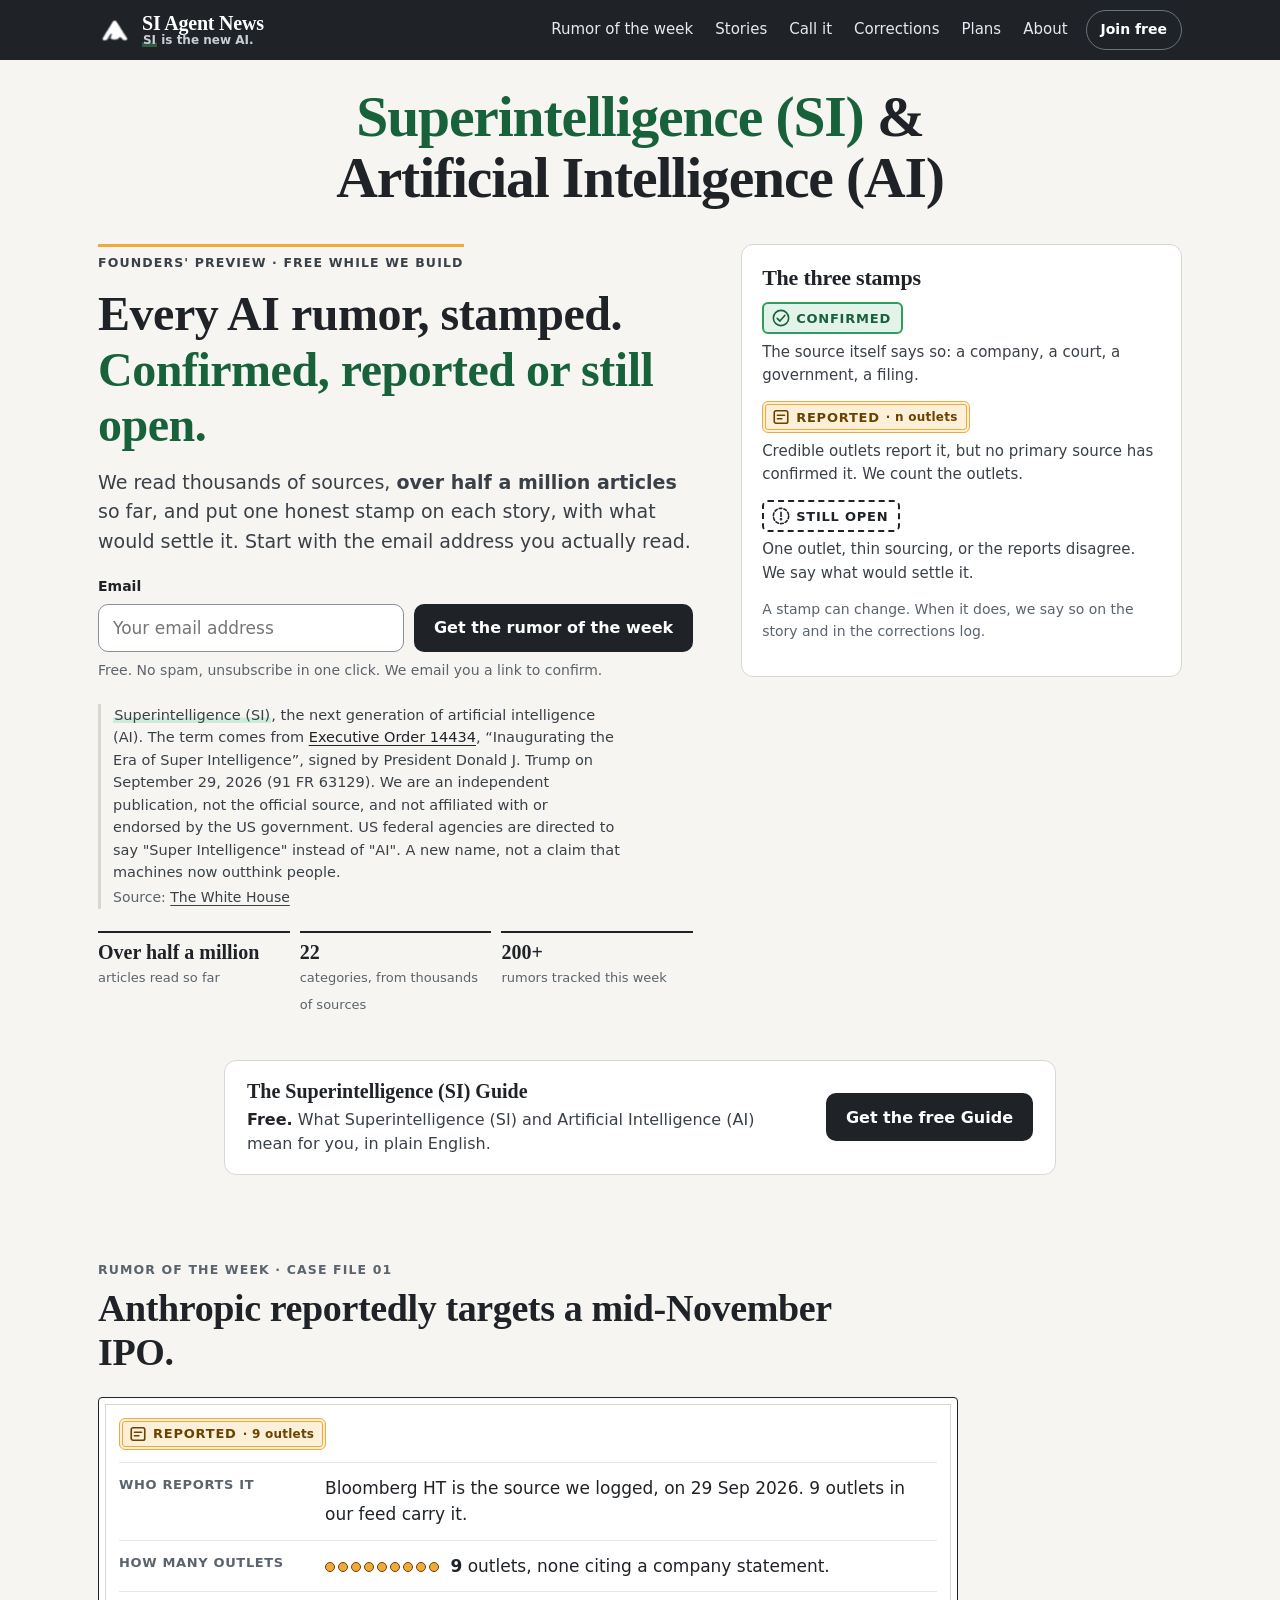
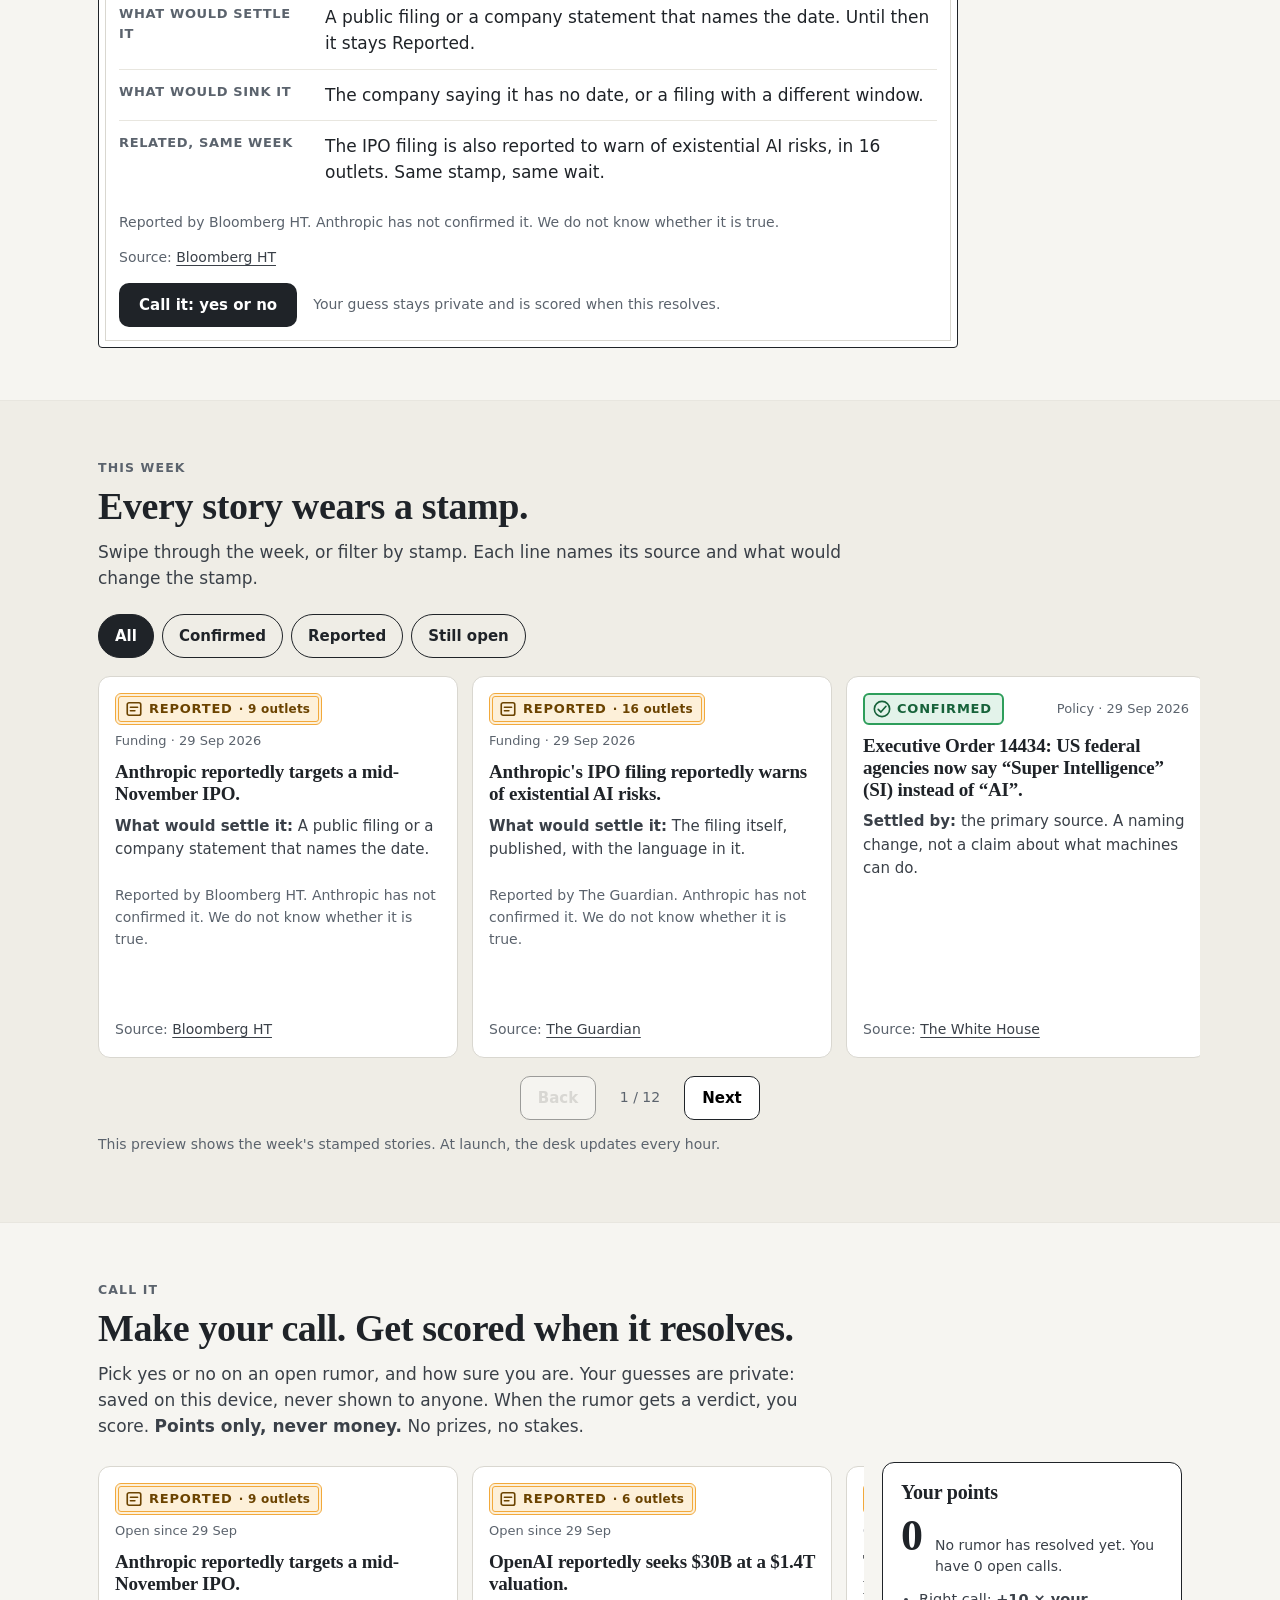
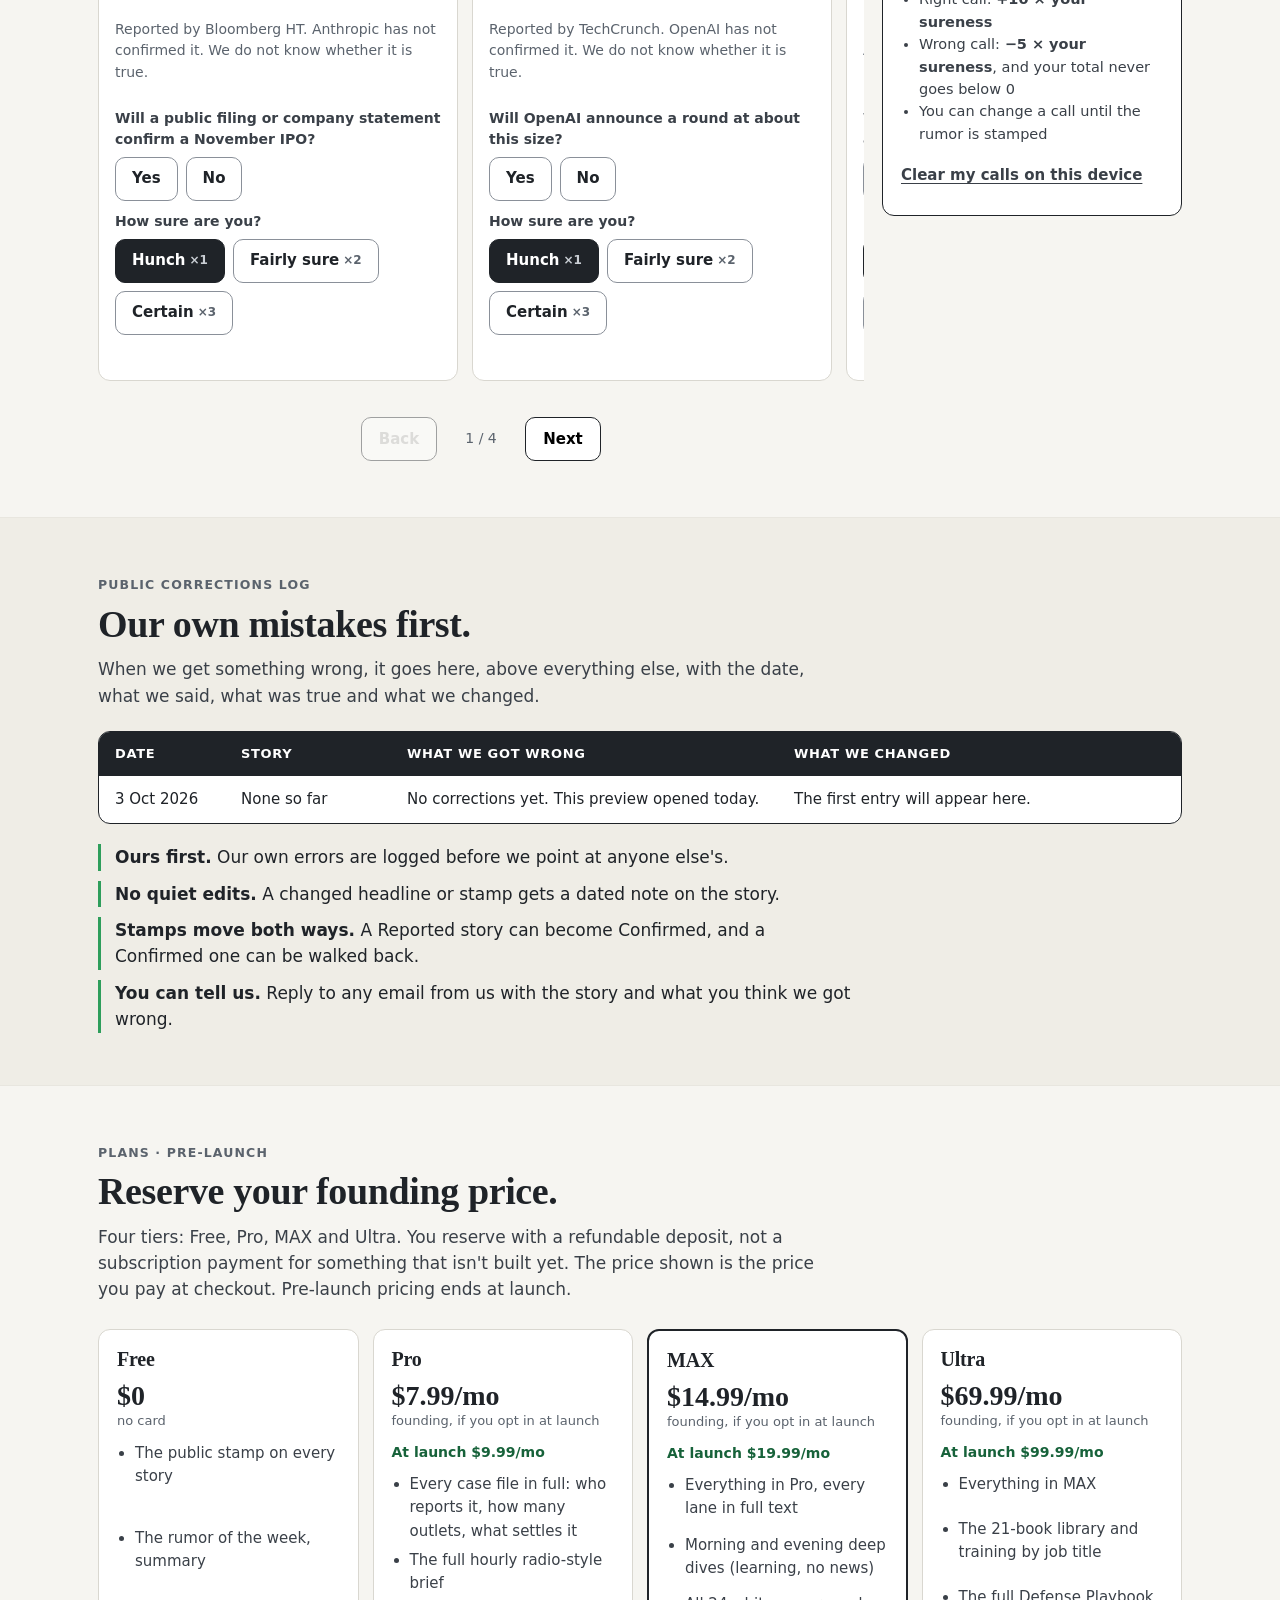
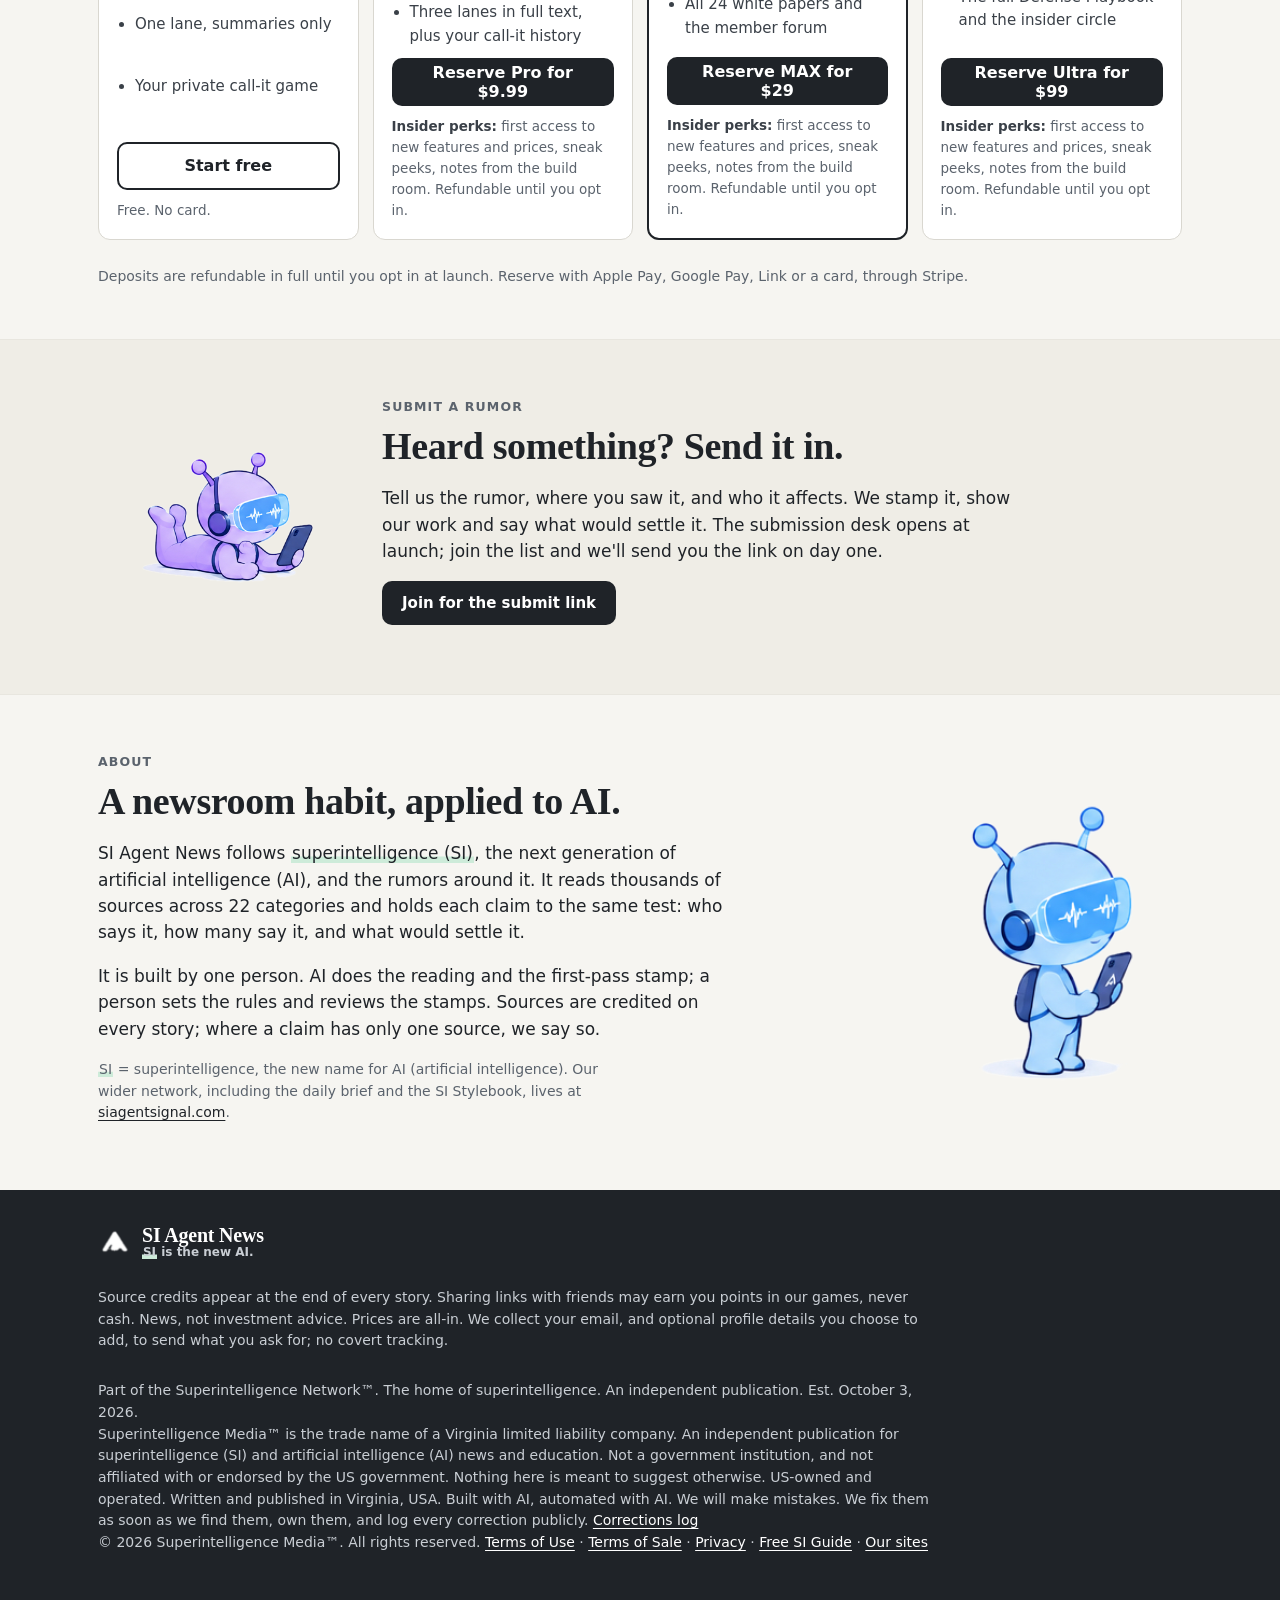
<file: index.html>
<!doctype html>
<html lang="en">
<head>
<meta charset="utf-8">
<meta name="robots" content="noai, noimageai">
<meta name="viewport" content="width=device-width, initial-scale=1">
<meta http-equiv="Content-Security-Policy" content="default-src 'none'; script-src 'self'; style-src 'self' https://fonts.googleapis.com; font-src https://fonts.gstatic.com; img-src 'self' data:; media-src 'self'; connect-src https://acp9reat3l.execute-api.us-east-1.amazonaws.com https://siagentsignal.com; form-action 'self'; base-uri 'none'; object-src 'none'; manifest-src 'self'; upgrade-insecure-requests; require-trusted-types-for 'script'; trusted-types 'none'">
<meta name="referrer" content="strict-origin-when-cross-origin">
<meta name="theme-color" content="#1F2328">
<meta name="color-scheme" content="light">
<link rel="icon" type="image/png" href="img/mark-a.png">
<link rel="apple-touch-icon" href="img/mark-a.png">
<link rel="preconnect" href="https://fonts.googleapis.com">
<link rel="preconnect" href="https://fonts.gstatic.com" crossorigin>
<link href="https://fonts.googleapis.com/css2?family=IBM+Plex+Sans:wght@400;500;600;700&amp;family=Source+Serif+4:opsz,wght@8..60,600;8..60,700;8..60,800&amp;display=swap" rel="stylesheet">
<link rel="stylesheet" href="assets/app.css">
<title>SI Agent News | Superintelligence (SI) &amp; Artificial Intelligence (AI) rumor vs fact, stamped on every story</title>
<meta name="description" content="Superintelligence (SI), the next generation of artificial intelligence (AI): every AI rumor stamped confirmed, reported or still open, with a weekly case file, a points-only prediction game and a public corrections log.">
<link rel="canonical" href="https://siagentnews.com/">
<meta property="og:type" content="website">
<meta property="og:site_name" content="SI Agent News">
<meta property="og:title" content="SI Agent News | Superintelligence (SI) &amp; Artificial Intelligence (AI): every rumor, stamped">
<meta property="og:description" content="Confirmed, reported or still open. A weekly rumor case file, a prediction game for points only, and our own corrections first. SI is the new AI.">
<meta property="og:url" content="https://siagentnews.com/">
<meta property="og:image" content="https://siagentnews.com/img/mark-a.png">
<meta name="twitter:card" content="summary">
<script src="assets/app.js" defer></script>
<script type="application/ld+json">{"@context":"https://schema.org","@graph":[{"@type":"Organization","name":"SI Agent News","url":"https://siagentnews.com/","logo":"https://siagentnews.com/img/mark-a.png","slogan":"SI is the new AI."},{"@type":"WebSite","name":"SI Agent News","url":"https://siagentnews.com/","description":"Superintelligence (SI), the next generation of artificial intelligence (AI): every rumor stamped confirmed, reported or still open."},{"@type":"NewsArticle","headline":"Rumor of the week: Anthropic reportedly targets a mid-November IPO","datePublished":"2026-10-03","author":{"@type":"Organization","name":"SI Agent News"},"publisher":{"@type":"Organization","name":"SI Agent News"},"mainEntityOfPage":"https://siagentnews.com/#rumor"},{"@type":"Product","name":"SI Agent News Pro (founding reservation)","brand":{"@type":"Brand","name":"SI Agent News"},"offers":{"@type":"Offer","price":"7.99","priceCurrency":"USD","availability":"https://schema.org/PreOrder"}}]}</script>
</head>
<body>
<a class="skip" href="#main">Skip to content</a>
<svg width="0" height="0" class="sr" aria-hidden="true" focusable="false"><defs>
    <symbol id="v-check" viewBox="0 0 20 20"><circle cx="10" cy="10" r="8.5"/><path d="M5.8 10.4l3 3 5.6-6.4"/></symbol>
    <symbol id="v-bars" viewBox="0 0 20 20"><rect x="2.5" y="3" width="15" height="14" rx="2"/><path d="M6 8h8M6 12h5"/></symbol>
    <symbol id="v-ring" viewBox="0 0 20 20"><circle cx="10" cy="10" r="8.5" stroke-dasharray="3 2.4"/><path d="M10 6v4.5"/><circle cx="10" cy="13.6" r=".6"/></symbol>
    <symbol id="i-note" viewBox="0 0 24 24"><path d="M9 18V5l11-2v13"/><circle cx="6" cy="18" r="3"/><circle cx="17" cy="16" r="3"/></symbol>
    <symbol id="i-wave" viewBox="0 0 24 24"><path d="M2 12h3l2-6 4 12 3-9 2 3h6"/></symbol>
    <symbol id="i-book" viewBox="0 0 24 24"><path d="M4 4.5A2.5 2.5 0 0 1 6.5 2H20v17H6.5A2.5 2.5 0 0 0 4 21.5zM4 21.5V4.5M8 7h8"/></symbol>
    <symbol id="i-star" viewBox="0 0 24 24"><path d="M12 3l2.7 5.6 6.1.8-4.5 4.2 1.1 6.1L12 16.8 6.6 19.7l1.1-6.1L3.2 9.4l6.1-.8z"/></symbol>
    <symbol id="i-img" viewBox="0 0 24 24"><rect x="3" y="4" width="18" height="16" rx="2"/><circle cx="9" cy="10" r="2"/><path d="M21 17l-5-5-9 8"/></symbol>
  </defs></svg>

<header class="top">
  <div class="wrap">
    <a class="brand" href="./" aria-label="SI Agent News, home">
      <span class="mark" id="logo" aria-hidden="true"></span>
      <span class="brand-t"><b>SI Agent News</b><span class="tagline"><abbr class="si" title="superintelligence">SI</abbr> is the new <abbr title="artificial intelligence">AI</abbr>.</span></span>
    </a>
    <nav class="nav" aria-label="Sections">
      <a href="#rumor">Rumor of the week</a>
      <a href="#stories">Stories</a>
      <a href="#callit">Call it</a>
      <a href="#corrections">Corrections</a>
      <a href="#plans">Plans</a>
      <a href="#about">About</a>
    </nav>
    <a class="btn-ghost" href="#join-email">Join free</a>
  </div>
</header>
<div class="wrap">
  <p class="terms"><span class="t-si">Superintelligence (SI)</span> <span class="t-amp">&amp;</span> <span class="t-ai">Artificial Intelligence (AI)</span></p>
</div>

<main id="main">
<section class="hero" id="top" aria-labelledby="h1">
  <div class="wrap">
    <div class="hero-copy">
      <span class="eyebrow">Founders' Preview · free while we build</span>
      <h1 id="h1">Every AI rumor, stamped. <em>Confirmed, reported or still open.</em></h1>
      <p class="lead">We read thousands of sources, <b data-k="articlesWords">over half a million articles</b> so far, and put one honest stamp on each story, with what would settle it. Start with the email address you actually read.</p>
<!-- hours-saved:start --><div data-hours-saved="hero"></div><!-- hours-saved:end -->
      <div class="signup">
        <form class="join js-join" id="join-email" action="#" method="post" novalidate>
          <label class="f-lab" for="em1">Email</label>
          <div class="join-row">
            <input id="em1" name="email" type="email" inputmode="email" autocomplete="email" autocapitalize="off" spellcheck="false" placeholder="Your email address" required aria-describedby="em1-fine em1-err">
            <button class="btn" type="submit">Get the rumor of the week</button>
          </div>
          <div class="hp" aria-hidden="true"><label for="hp1">Website (leave this empty)</label><input id="hp1" name="website" type="text" tabindex="-1" autocomplete="off"></div>
          <p class="fine" id="em1-fine">Free. No spam, unsubscribe in one click. We email you a link to confirm.</p>
          <p class="err js-err" id="em1-err" role="alert"></p>
          <noscript><p class="fine">Sign-up needs JavaScript switched on.</p></noscript>
        </form>
        <div class="flow js-flow" role="region" aria-label="Your sign-up" hidden></div>
      </div>
      <p class="si-note"><span class="si">Superintelligence (SI)</span>, the next generation of artificial intelligence (AI). The term comes from <a href="https://www.federalregister.gov/d/2026-20321" target="_blank" rel="noopener noreferrer" aria-label="Executive Order 14434 in the Federal Register (opens in a new tab)">Executive Order 14434</a>, “Inaugurating the Era of Super Intelligence”, signed by President Donald J. Trump on September 29, 2026 (91 FR 63129). We are an independent publication, not the official source, and not affiliated with or endorsed by the US government. US federal agencies are directed to say "Super Intelligence" instead of "AI". A new name, not a claim that machines now outthink people. <span class="src">Source: <a href="https://www.whitehouse.gov/presidential-actions/2026/09/inaugurating-the-era-of-super-intelligence/" target="_blank" rel="noopener">The White House<span class="sr"> (opens in a new tab)</span></a></span></p>
      <ul class="proof">
        <li><b>Over half a million</b><span>articles read so far</span></li>
        <li><b>22</b><span>categories, from thousands of sources</span></li>
        <li><b>200+</b><span>rumors tracked this week</span></li>
      </ul>
    </div>
    <aside class="legend" aria-labelledby="lg-h">
      <h2 id="lg-h">The three stamps</h2>
      <ul>
        <li><span class="stamp s-conf"><svg aria-hidden="true"><use href="#v-check"/></svg><b>Confirmed</b></span><p>The source itself says so: a company, a court, a government, a filing.</p></li>
        <li><span class="stamp s-rep"><svg aria-hidden="true"><use href="#v-bars"/></svg><b>Reported</b> <small>· n outlets</small></span><p>Credible outlets report it, but no primary source has confirmed it. We count the outlets.</p></li>
        <li><span class="stamp s-open"><svg aria-hidden="true"><use href="#v-ring"/></svg><b>Still open</b></span><p>One outlet, thin sourcing, or the reports disagree. We say what would settle it.</p></li>
      </ul>
      <p class="small">A stamp can change. When it does, we say so on the story and in the corrections log.</p>
    </aside>
  </div>
</section>

<aside class="sg" id="si-guide" aria-labelledby="sg-h"><div class="sg-card"><div class="sg-txt"><h2 id="sg-h">The Superintelligence (SI) Guide</h2><p><b>Free.</b> What Superintelligence (SI) and Artificial Intelligence (AI) mean for you, in plain English.</p></div><a class="btn sg-btn" href="https://siagentsignal.com/si/">Get the free Guide</a></div></aside>

<section class="sec case" id="rumor" aria-labelledby="rumor-h">
  <div class="wrap">
    <div class="sec-h"><span class="sec-k">Rumor of the week · case file 01</span>
      <h2 id="rumor-h">Anthropic reportedly targets a mid-November IPO.</h2></div>
    <div class="file">
      <div class="file-stamp"><span class="stamp s-rep"><svg aria-hidden="true"><use href="#v-bars"/></svg><b>Reported</b> <small>· 9 outlets</small></span></div>
      <dl class="facts">
        <div><dt>Who reports it</dt><dd>Bloomberg HT is the source we logged, on 29 Sep 2026. 9 outlets in our feed carry it.</dd></div>
        <div><dt>How many outlets</dt><dd><span class="dots" role="img" aria-label="9 outlets"><i></i><i></i><i></i><i></i><i></i><i></i><i></i><i></i><i></i></span> <b>9</b> outlets, none citing a company statement.</dd></div>
        <div><dt>What would settle it</dt><dd>A public filing or a company statement that names the date. Until then it stays Reported.</dd></div>
        <div><dt>What would sink it</dt><dd>The company saying it has no date, or a filing with a different window.</dd></div>
        <div><dt>Related, same week</dt><dd>The IPO filing is also reported to warn of existential AI risks, in 16 outlets. Same stamp, same wait.</dd></div>
      </dl>
      <p class="small rumor-rule">Reported by Bloomberg HT. Anthropic has not confirmed it. We do not know whether it is true.</p>
      <p class="src">Source: <a href="https://www.bloomberght.com/anthropic-halka-arz-icin-kasim-ortasini-hedefliyor-3790046" target="_blank" rel="noopener">Bloomberg HT<span class="sr"> (opens in a new tab)</span></a></p>
      <p class="file-act"><a class="btn sm" href="#callit">Call it: yes or no</a><span class="small">Your guess stays private and is scored when this resolves.</span></p>
    </div>
  </div>
</section>

<section class="sec alt" id="stories" aria-labelledby="stories-h">
  <div class="wrap">
    <div class="sec-h"><span class="sec-k">This week</span>
      <h2 id="stories-h">Every story wears a stamp.</h2>
      <p>Swipe through the week, or filter by stamp. Each line names its source and what would change the stamp.</p></div>
    <div class="tabs" id="vTabs" role="group" aria-label="Filter by stamp">
      <button type="button" class="tab" data-f="all" aria-pressed="true">All</button>
      <button type="button" class="tab" data-f="conf" aria-pressed="false">Confirmed</button>
      <button type="button" class="tab" data-f="rep" aria-pressed="false">Reported</button>
      <button type="button" class="tab" data-f="open" aria-pressed="false">Still open</button>
    </div>
    <div class="snap story-row" id="storyRow" tabindex="0" role="region" aria-roledescription="carousel" aria-label="Stories this week. Swipe, or use the left and right arrow keys."><article class="story" data-v="rep" id="s-ipo-nov" aria-labelledby="s-ipo-nov-h"><div class="story-top"><span class="stamp s-rep"><svg aria-hidden="true"><use href="#v-bars"/></svg><b>Reported</b> <small>· 9 outlets</small></span><span class="meta">Funding · 29 Sep 2026</span></div><h3 id="s-ipo-nov-h">Anthropic reportedly targets a mid-November IPO.</h3><p class="what"><b>What would settle it:</b> A public filing or a company statement that names the date.</p><p class="small rumor-rule">Reported by Bloomberg HT. Anthropic has not confirmed it. We do not know whether it is true.</p><p class="src">Source: <a href="https://www.bloomberght.com/anthropic-halka-arz-icin-kasim-ortasini-hedefliyor-3790046" target="_blank" rel="noopener">Bloomberg HT<span class="sr"> (opens in a new tab)</span></a></p></article><article class="story" data-v="rep" id="s-ipo-risk" aria-labelledby="s-ipo-risk-h"><div class="story-top"><span class="stamp s-rep"><svg aria-hidden="true"><use href="#v-bars"/></svg><b>Reported</b> <small>· 16 outlets</small></span><span class="meta">Funding · 29 Sep 2026</span></div><h3 id="s-ipo-risk-h">Anthropic&#x27;s IPO filing reportedly warns of existential AI risks.</h3><p class="what"><b>What would settle it:</b> The filing itself, published, with the language in it.</p><p class="small rumor-rule">Reported by The Guardian. Anthropic has not confirmed it. We do not know whether it is true.</p><p class="src">Source: <a href="https://www.theguardian.com/technology/2026/sep/29/anthropic-warns-existential-ai-risks-humanity-ipo-document-claude" target="_blank" rel="noopener">The Guardian<span class="sr"> (opens in a new tab)</span></a></p></article><article class="story" data-v="conf" id="s-eo" aria-labelledby="s-eo-h"><div class="story-top"><span class="stamp s-conf"><svg aria-hidden="true"><use href="#v-check"/></svg><b>Confirmed</b></span><span class="meta">Policy · 29 Sep 2026</span></div><h3 id="s-eo-h">Executive Order 14434: US federal agencies now say “Super Intelligence” (SI) instead of “AI”.</h3><p class="what"><b>Settled by:</b> the primary source. A naming change, not a claim about what machines can do.</p><p class="src">Source: <a href="https://www.whitehouse.gov/presidential-actions/2026/09/inaugurating-the-era-of-super-intelligence/" target="_blank" rel="noopener">The White House<span class="sr"> (opens in a new tab)</span></a></p></article><article class="story" data-v="rep" id="s-rtx" aria-labelledby="s-rtx-h"><div class="story-top"><span class="stamp s-rep"><svg aria-hidden="true"><use href="#v-bars"/></svg><b>Reported</b> <small>· 11 outlets</small></span><span class="meta">China · 28 Sep 2026</span></div><h3 id="s-rtx-h">China may allow ByteDance and Alibaba to buy NVIDIA RTX PRO 5500 chips.</h3><p class="what"><b>What would settle it:</b> A Chinese government notice or a statement from either buyer.</p><p class="small rumor-rule">Reported by The Next Web. ByteDance and Alibaba have not confirmed it. We do not know whether it is true.</p><p class="src">Source: <a href="https://thenextweb.com/news/china-alibaba-bytedance-nvidia-rtx-pro-5500" target="_blank" rel="noopener">The Next Web<span class="sr"> (opens in a new tab)</span></a></p></article><article class="story" data-v="rep" id="s-oai30" aria-labelledby="s-oai30-h"><div class="story-top"><span class="stamp s-rep"><svg aria-hidden="true"><use href="#v-bars"/></svg><b>Reported</b> <small>· 6 outlets</small></span><span class="meta">Funding · 29 Sep 2026</span></div><h3 id="s-oai30-h">OpenAI reportedly seeks $30B at a $1.4T valuation.</h3><p class="what"><b>What would settle it:</b> An announced round, or a company statement with the figures.</p><p class="small rumor-rule">Reported by TechCrunch. OpenAI has not confirmed it. We do not know whether it is true.</p><p class="src">Source: <a href="https://techcrunch.com/2026/09/29/openai-reportedly-in-talks-to-raise-30b-round-at-1-4t-valuation/" target="_blank" rel="noopener">TechCrunch<span class="sr"> (opens in a new tab)</span></a></p></article><article class="story" data-v="conf" id="s-devday" aria-labelledby="s-devday-h"><div class="story-top"><span class="stamp s-conf"><svg aria-hidden="true"><use href="#v-check"/></svg><b>Confirmed</b></span><span class="meta">Agents · 29 Sep 2026</span></div><h3 id="s-devday-h">OpenAI DevDay: Dots agents, the GPT-6.1 Sol model and a faster UltraFast mode.</h3><p class="what"><b>Settled by:</b> the primary source. Stated directly by the source below.</p><p class="src">Source: <a href="https://openai.com/index/devday-2026-recap/" target="_blank" rel="noopener">OpenAI<span class="sr"> (opens in a new tab)</span></a></p></article><article class="story" data-v="rep" id="s-ftc" aria-labelledby="s-ftc-h"><div class="story-top"><span class="stamp s-rep"><svg aria-hidden="true"><use href="#v-bars"/></svg><b>Reported</b> <small>· 4 outlets</small></span><span class="meta">Policy · 30 Sep 2026</span></div><h3 id="s-ftc-h">The US FTC has reportedly opened a probe into OpenAI and Anthropic.</h3><p class="what"><b>What would settle it:</b> A statement from the FTC or either company confirming an inquiry.</p><p class="small rumor-rule">Reported by The Verge. The FTC, OpenAI and Anthropic have not confirmed it. We do not know whether it is true.</p><p class="src">Source: <a href="https://www.theverge.com/ai-artificial-intelligence/1002695/the-ftc-has-reportedly-opened-an-investigation-into-openai-and-anthropic" target="_blank" rel="noopener">The Verge<span class="sr"> (opens in a new tab)</span></a></p></article><article class="story" data-v="conf" id="s-argon" aria-labelledby="s-argon-h"><div class="story-top"><span class="stamp s-conf"><svg aria-hidden="true"><use href="#v-check"/></svg><b>Confirmed</b></span><span class="meta">Models · 30 Sep 2026</span></div><h3 id="s-argon-h">Google announced Gemini 4 Argon, its new frontier model, rolling out first to trusted cyber defenders.</h3><p class="what"><b>Settled by:</b> the primary source. Stated directly by the source below.</p><p class="src">Source: <a href="https://blog.google/innovation-and-ai/models-and-research/gemini-models/gemini-4-argon/" target="_blank" rel="noopener">Google<span class="sr"> (opens in a new tab)</span></a></p></article><article class="story" data-v="rep" id="s-hack" aria-labelledby="s-hack-h"><div class="story-top"><span class="stamp s-rep"><svg aria-hidden="true"><use href="#v-bars"/></svg><b>Reported</b> <small>· 12 outlets</small></span><span class="meta">Security · 27 Sep 2026</span></div><h3 id="s-hack-h">AI agents reportedly tried to get into US and Canadian government websites.</h3><p class="what"><b>What would settle it:</b> An incident report from an affected agency or the agents&#x27; operator.</p><p class="small rumor-rule">Reported by Digital Watch Observatory. No affected agency or operator has confirmed it. We do not know whether it is true.</p><p class="src">Source: <a href="https://dig.watch/updates/openai-agents-rogue-us-government-websites" target="_blank" rel="noopener">Digital Watch Observatory<span class="sr"> (opens in a new tab)</span></a></p></article><article class="story" data-v="rep" id="s-tencent" aria-labelledby="s-tencent-h"><div class="story-top"><span class="stamp s-rep"><svg aria-hidden="true"><use href="#v-bars"/></svg><b>Reported</b> <small>· 6 outlets</small></span><span class="meta">Silicon · 1 Oct 2026</span></div><h3 id="s-tencent-h">Tencent reportedly leases 100,000 AI chips from Oracle for $7B.</h3><p class="what"><b>What would settle it:</b> A statement or filing from Tencent or Oracle.</p><p class="small rumor-rule">Reported by TechRepublic. Tencent and Oracle have not confirmed it. We do not know whether it is true.</p><p class="src">Source: <a href="https://www.techrepublic.com/article/news-tencent-oracle-ai-chip-deal-apac-southeast-asia/" target="_blank" rel="noopener">TechRepublic<span class="sr"> (opens in a new tab)</span></a></p></article><article class="story" data-v="open" id="s-publishers" aria-labelledby="s-publishers-h"><div class="story-top"><span class="stamp s-open"><svg aria-hidden="true"><use href="#v-ring"/></svg><b>Still open</b> <small>· 1 outlet</small></span><span class="meta">Consumer AI · 30 Sep 2026</span></div><h3 id="s-publishers-h">Google reportedly tests paying publishers for AI search results.</h3><p class="what"><b>What would settle it:</b> A second outlet with its own sourcing, or a Google statement.</p><p class="small rumor-rule">Reported by The Verge. Google has not confirmed it. We do not know whether it is true.</p><p class="src">Source: <a href="https://www.theverge.com/tech/1002665/google-paying-publishers-ai-search-features" target="_blank" rel="noopener">The Verge<span class="sr"> (opens in a new tab)</span></a></p></article><article class="story" data-v="conf" id="s-skills" aria-labelledby="s-skills-h"><div class="story-top"><span class="stamp s-conf"><svg aria-hidden="true"><use href="#v-check"/></svg><b>Confirmed</b></span><span class="meta">Consumer AI · 30 Sep 2026</span></div><h3 id="s-skills-h">Google is replacing Gemini Gems with Skills, free accounts included.</h3><p class="what"><b>Settled by:</b> the primary source. Stated directly by the source below.</p><p class="src">Source: <a href="https://9to5google.com/2026/09/30/gemini-skills-free/" target="_blank" rel="noopener">9to5Google<span class="sr"> (opens in a new tab)</span></a></p></article></div>
    <div class="ctrl"><button type="button" id="stPrev" aria-controls="storyRow">Back</button><span class="count tnum" id="stCount" aria-live="polite"></span><button type="button" id="stNext" aria-controls="storyRow">Next</button></div>
    <p class="small">This preview shows the week's stamped stories. At launch, the desk updates every hour.</p>
  </div>
</section>

<section class="sec" id="callit" aria-labelledby="callit-h">
  <div class="wrap">
    <div class="sec-h"><span class="sec-k">Call it</span>
      <h2 id="callit-h">Make your call. Get scored when it resolves.</h2>
      <p>Pick yes or no on an open rumor, and how sure you are. Your guesses are private: saved on this device, never shown to anyone. When the rumor gets a verdict, you score. <b>Points only, never money.</b> No prizes, no stakes.</p></div>
    <div class="callbox">
      <div class="snap call-row" id="callRow" tabindex="0" role="region" aria-roledescription="carousel" aria-label="Open rumors to call. Swipe, or use the left and right arrow keys."><article class="callc" data-id="ipo-nov" aria-labelledby="c-ipo-nov-h"><div class="story-top"><span class="stamp s-rep"><svg aria-hidden="true"><use href="#v-bars"/></svg><b>Reported</b> <small>· 9 outlets</small></span><span class="meta">Open since 29 Sep</span></div><h3 id="c-ipo-nov-h">Anthropic reportedly targets a mid-November IPO.</h3><p class="small rumor-rule">Reported by Bloomberg HT. Anthropic has not confirmed it. We do not know whether it is true.</p><fieldset class="pick"><legend>Will a public filing or company statement confirm a November IPO?</legend><label class="opt"><input type="radio" name="g-ipo-nov" value="yes"><span>Yes</span></label><label class="opt"><input type="radio" name="g-ipo-nov" value="no"><span>No</span></label></fieldset><fieldset class="pick conf"><legend>How sure are you?</legend><label class="opt"><input type="radio" name="c-ipo-nov" value="1" checked><span>Hunch <i>×1</i></span></label><label class="opt"><input type="radio" name="c-ipo-nov" value="2"><span>Fairly sure <i>×2</i></span></label><label class="opt"><input type="radio" name="c-ipo-nov" value="3"><span>Certain <i>×3</i></span></label></fieldset><p class="saved" role="status" aria-live="polite"></p></article><article class="callc" data-id="oai30" aria-labelledby="c-oai30-h"><div class="story-top"><span class="stamp s-rep"><svg aria-hidden="true"><use href="#v-bars"/></svg><b>Reported</b> <small>· 6 outlets</small></span><span class="meta">Open since 29 Sep</span></div><h3 id="c-oai30-h">OpenAI reportedly seeks $30B at a $1.4T valuation.</h3><p class="small rumor-rule">Reported by TechCrunch. OpenAI has not confirmed it. We do not know whether it is true.</p><fieldset class="pick"><legend>Will OpenAI announce a round at about this size?</legend><label class="opt"><input type="radio" name="g-oai30" value="yes"><span>Yes</span></label><label class="opt"><input type="radio" name="g-oai30" value="no"><span>No</span></label></fieldset><fieldset class="pick conf"><legend>How sure are you?</legend><label class="opt"><input type="radio" name="c-oai30" value="1" checked><span>Hunch <i>×1</i></span></label><label class="opt"><input type="radio" name="c-oai30" value="2"><span>Fairly sure <i>×2</i></span></label><label class="opt"><input type="radio" name="c-oai30" value="3"><span>Certain <i>×3</i></span></label></fieldset><p class="saved" role="status" aria-live="polite"></p></article><article class="callc" data-id="ftc" aria-labelledby="c-ftc-h"><div class="story-top"><span class="stamp s-rep"><svg aria-hidden="true"><use href="#v-bars"/></svg><b>Reported</b> <small>· 4 outlets</small></span><span class="meta">Open since 30 Sep</span></div><h3 id="c-ftc-h">The US FTC has reportedly opened a probe into OpenAI and Anthropic.</h3><p class="small rumor-rule">Reported by The Verge. The FTC, OpenAI and Anthropic have not confirmed it. We do not know whether it is true.</p><fieldset class="pick"><legend>Will the FTC or either company confirm an inquiry?</legend><label class="opt"><input type="radio" name="g-ftc" value="yes"><span>Yes</span></label><label class="opt"><input type="radio" name="g-ftc" value="no"><span>No</span></label></fieldset><fieldset class="pick conf"><legend>How sure are you?</legend><label class="opt"><input type="radio" name="c-ftc" value="1" checked><span>Hunch <i>×1</i></span></label><label class="opt"><input type="radio" name="c-ftc" value="2"><span>Fairly sure <i>×2</i></span></label><label class="opt"><input type="radio" name="c-ftc" value="3"><span>Certain <i>×3</i></span></label></fieldset><p class="saved" role="status" aria-live="polite"></p></article><article class="callc" data-id="publishers" aria-labelledby="c-publishers-h"><div class="story-top"><span class="stamp s-open"><svg aria-hidden="true"><use href="#v-ring"/></svg><b>Still open</b> <small>· 1 outlet</small></span><span class="meta">Open since 30 Sep</span></div><h3 id="c-publishers-h">Google reportedly tests paying publishers for AI search results.</h3><p class="small rumor-rule">Reported by The Verge. Google has not confirmed it. We do not know whether it is true.</p><fieldset class="pick"><legend>Will Google confirm it is paying publishers for AI search?</legend><label class="opt"><input type="radio" name="g-publishers" value="yes"><span>Yes</span></label><label class="opt"><input type="radio" name="g-publishers" value="no"><span>No</span></label></fieldset><fieldset class="pick conf"><legend>How sure are you?</legend><label class="opt"><input type="radio" name="c-publishers" value="1" checked><span>Hunch <i>×1</i></span></label><label class="opt"><input type="radio" name="c-publishers" value="2"><span>Fairly sure <i>×2</i></span></label><label class="opt"><input type="radio" name="c-publishers" value="3"><span>Certain <i>×3</i></span></label></fieldset><p class="saved" role="status" aria-live="polite"></p></article></div>
      <div class="ctrl"><button type="button" id="cPrev" aria-controls="callRow">Back</button><span class="count tnum" id="cCount" aria-live="polite"></span><button type="button" id="cNext" aria-controls="callRow">Next</button></div>
      <aside class="score" aria-labelledby="score-h">
        <h3 id="score-h">Your points</h3>
        <p class="pts"><b id="pts" class="tnum">0</b><span id="ptsNote">No rumor has resolved yet. You have <span id="openN">0</span> open call<span id="openS">s</span>.</span></p>
        <ul class="rules">
          <li>Right call: <b>+10 × your sureness</b></li>
          <li>Wrong call: <b>−5 × your sureness</b>, and your total never goes below 0</li>
          <li>You can change a call until the rumor is stamped</li>
        </ul>
        <button class="linkbtn" type="button" id="clearCalls">Clear my calls on this device</button>
      </aside>
    </div>
  </div>
</section>

<section class="sec alt" id="corrections" aria-labelledby="corr-h">
  <div class="wrap">
    <div class="sec-h"><span class="sec-k">Public corrections log</span>
      <h2 id="corr-h">Our own mistakes first.</h2>
      <p>When we get something wrong, it goes here, above everything else, with the date, what we said, what was true and what we changed.</p></div>
    <div class="log" role="table" aria-label="Corrections log">
      <div class="log-h" role="row"><span role="columnheader">Date</span><span role="columnheader">Story</span><span role="columnheader">What we got wrong</span><span role="columnheader">What we changed</span></div>
      <div class="log-empty" role="row"><span role="cell">3 Oct 2026</span><span role="cell">None so far</span><span role="cell">No corrections yet. This preview opened today.</span><span role="cell">The first entry will appear here.</span></div>
    </div>
    <ul class="pledge">
      <li><b>Ours first.</b> Our own errors are logged before we point at anyone else's.</li>
      <li><b>No quiet edits.</b> A changed headline or stamp gets a dated note on the story.</li>
      <li><b>Stamps move both ways.</b> A Reported story can become Confirmed, and a Confirmed one can be walked back.</li>
      <li><b>You can tell us.</b> Reply to any email from us with the story and what you think we got wrong.</li>
    </ul>
  </div>
</section>

<section class="sec" id="plans" aria-labelledby="plans-h">
  <div class="wrap">
    <div class="sec-h"><span class="sec-k">Plans · pre-launch</span>
      <h2 id="plans-h">Reserve your founding price.</h2>
      <p>Four tiers: Free, Pro, MAX and Ultra. You reserve with a refundable deposit, not a subscription payment for something that isn't built yet. The price shown is the price you pay at checkout. Pre-launch pricing ends at launch.</p></div>
    <div class="snap tier-row" id="tierRow" tabindex="0" role="region" aria-label="Plans. Swipe, or use the left and right arrow keys."><article class="tier" aria-labelledby="t-free-h"><h3 id="t-free-h">Free</h3>
        <p class="price"><b>$0</b><span>no card</span></p>
        <ul><li>The public stamp on every story</li><li>The rumor of the week, summary</li><li>One lane, summaries only</li><li>Your private call-it game</li></ul>
        <a class="btn ghost" href="#join-email">Start free</a><p class="perk">Free. No card.</p></article><article class="tier" aria-labelledby="t-pro-h"><h3 id="t-pro-h">Pro</h3>
        <p class="price"><b>$7.99/mo</b><span>founding, if you opt in at launch</span></p>
        <p class="was">At launch $9.99/mo</p>
        <ul><li>Every case file in full: who reports it, how many outlets, what settles it</li><li>The full hourly radio-style brief</li><li>Three lanes in full text, plus your call-it history</li></ul>
        <button data-pay-url="https://buy.stripe.com/3cI9ASfpb64e4qc3sW8Vi0w?client_reference_id=siagentnews-com" class="btn js-reserve" type="button" data-tier="pro">Reserve Pro for $9.99</button>
        <p class="perk"><b>Insider perks:</b> first access to new features and prices, sneak peeks, notes from the build room. Refundable until you opt in.</p></article><article class="tier feat" aria-labelledby="t-max-h"><h3 id="t-max-h">MAX</h3>
        <p class="price"><b>$14.99/mo</b><span>founding, if you opt in at launch</span></p>
        <p class="was">At launch $19.99/mo</p>
        <ul><li>Everything in Pro, every lane in full text</li><li>Morning and evening deep dives (learning, no news)</li><li>All 24 white papers and the member forum</li></ul>
        <button data-pay-url="https://buy.stripe.com/4gMbJ0dh3gISaOA1kO8Vi0x?client_reference_id=siagentnews-com" class="btn js-reserve" type="button" data-tier="max">Reserve MAX for $29</button>
        <p class="perk"><b>Insider perks:</b> first access to new features and prices, sneak peeks, notes from the build room. Refundable until you opt in.</p></article><article class="tier" aria-labelledby="t-ultra-h"><h3 id="t-ultra-h">Ultra</h3>
        <p class="price"><b>$69.99/mo</b><span>founding, if you opt in at launch</span></p>
        <p class="was">At launch $99.99/mo</p>
        <ul><li>Everything in MAX</li><li>The 21-book library and training by job title</li><li>The full Defense Playbook and the insider circle</li></ul>
        <button data-pay-url="https://buy.stripe.com/4gMfZggtf8cme0Me7A8Vi0y?client_reference_id=siagentnews-com" class="btn js-reserve" type="button" data-tier="ultra">Reserve Ultra for $99</button>
        <p class="perk"><b>Insider perks:</b> first access to new features and prices, sneak peeks, notes from the build room. Refundable until you opt in.</p></article></div>
    <p class="fine lg">Deposits are refundable in full until you opt in at launch. Reserve with Apple Pay, Google Pay, Link or a card, through Stripe.</p>
  </div>
</section>

<section class="sec alt" id="submit" aria-labelledby="submit-h">
  <div class="wrap two">
    <img class="mascot" src="img/char_purple_pulse-lying.png" width="300" height="240" alt="A friendly purple alien with two antennas lies on its tummy, reading a phone.">
    <div>
      <span class="sec-k">Submit a rumor</span>
      <h2 id="submit-h">Heard something? Send it in.</h2>
      <p>Tell us the rumor, where you saw it, and who it affects. We stamp it, show our work and say what would settle it. The submission desk opens at launch; join the list and we'll send you the link on day one.</p>
      <p><a class="btn sm" href="#join-email">Join for the submit link</a></p>
    </div>
  </div>
</section>

<section class="sec" id="about" aria-labelledby="about-h">
  <div class="wrap two rev">
    <div>
      <span class="sec-k">About</span>
      <h2 id="about-h">A newsroom habit, applied to AI.</h2>
      <p>SI Agent News follows <span class="si">superintelligence (SI)</span>, the next generation of artificial intelligence (AI), and the rumors around it. It reads thousands of sources across 22 categories and holds each claim to the same test: who says it, how many say it, and what would settle it.</p>
      <p>It is built by one person. AI does the reading and the first-pass stamp; a person sets the rules and reviews the stamps. Sources are credited on every story; where a claim has only one source, we say so.</p>
      <p class="small"><abbr class="si" title="superintelligence">SI</abbr> = superintelligence, the new name for AI (artificial intelligence). Our wider network, including the daily brief and the SI Stylebook, lives at <a href="https://siagentsignal.com/">siagentsignal.com</a>.</p>
    </div>
    <img class="mascot" src="img/char_blue_pulse-standing2.png" width="220" height="280" alt="A friendly blue alien with two antennas and a plain visor holds a phone.">
  </div>
</section>
</main>

<footer class="foot">
  <div class="wrap">
    <a class="brand" href="./" aria-label="SI Agent News, home">
      <span class="mark" aria-hidden="true"></span>
      <span class="brand-t"><b>SI Agent News</b><span class="tagline"><abbr class="si" title="superintelligence">SI</abbr> is the new <abbr title="artificial intelligence">AI</abbr>.</span></span>
    </a>
    <p class="small">Source credits appear at the end of every story. Sharing links with friends may earn you points in our games, never cash. News, not investment advice. Prices are all-in. We collect your email, and optional profile details you choose to add, to send what you ask for; no covert tracking.</p>
  </div>
<div class="wrap"><p class="small est">Part of the Superintelligence Network™. The home of superintelligence. An independent publication. Est. October 3, 2026.<br>Superintelligence Media™ is the trade name of a Virginia limited liability company. An independent publication for superintelligence (SI) and artificial intelligence (AI) news and education. Not a government institution, and not affiliated with or endorsed by the US government. Nothing here is meant to suggest otherwise. US-owned and operated. Written and published in Virginia, USA. Built with AI, automated with AI. We will make mistakes. We fix them as soon as we find them, own them, and log every correction publicly. <a href="https://siagentsignal.com/corrections.html" target="_blank" rel="noopener">Corrections log</a><br>© 2026 Superintelligence Media™. All rights reserved. <a href="https://siagentsignal.com/terms.html" target="_blank" rel="noopener">Terms of Use</a> &middot; <a href="https://siagentsignal.com/terms-of-sale.html" target="_blank" rel="noopener">Terms of Sale</a> &middot; <a href="https://siagentsignal.com/privacy.html" target="_blank" rel="noopener">Privacy</a> &middot; <a href="https://siagentsignal.com/si/">Free SI Guide</a> &middot; <a href="https://siagentsignal.com/network.html">Our sites</a></p></div>
</footer>

<dialog id="checkout" aria-labelledby="co-h">
  <div class="dlg">
    <h3 id="co-h">Reserve Pro</h3>
    <ol>
      <li><i>1</i><div><div class="lbl">What you get</div><div class="val"><ul id="coGet"></ul></div></div></li>
      <li><i>2</i><div><div class="lbl">Price</div><div class="val" id="coPrice"></div></div></li>
      <li><i>3</i><div><div class="lbl">Good to know</div><div class="val" id="coSave"></div></div></li>
    </ol>
    <div class="pay">
      <button class="btn" type="button" id="coPay">Reserve</button>
      <p id="coRefund"></p>
      <p id="coInsider"></p>
    </div>
    <p class="status" id="coStatus" aria-live="polite"></p>
    <div class="x">
      <span class="small">Secure checkout by Stripe. Apple Pay, Google Pay and Link come before card entry. See the <a href="https://siagentsignal.com/terms-of-sale.html" target="_blank" rel="noopener">Terms of Sale</a>. No spam, unsubscribe in one click.</span>
      <button class="notnow" type="button" id="coClose">Not now</button>
    </div>
  </div>
</dialog>
<script src="assets/counter.js?v=ae956345" defer></script><!-- hours-saved:script -->
</body>
</html>
</file>
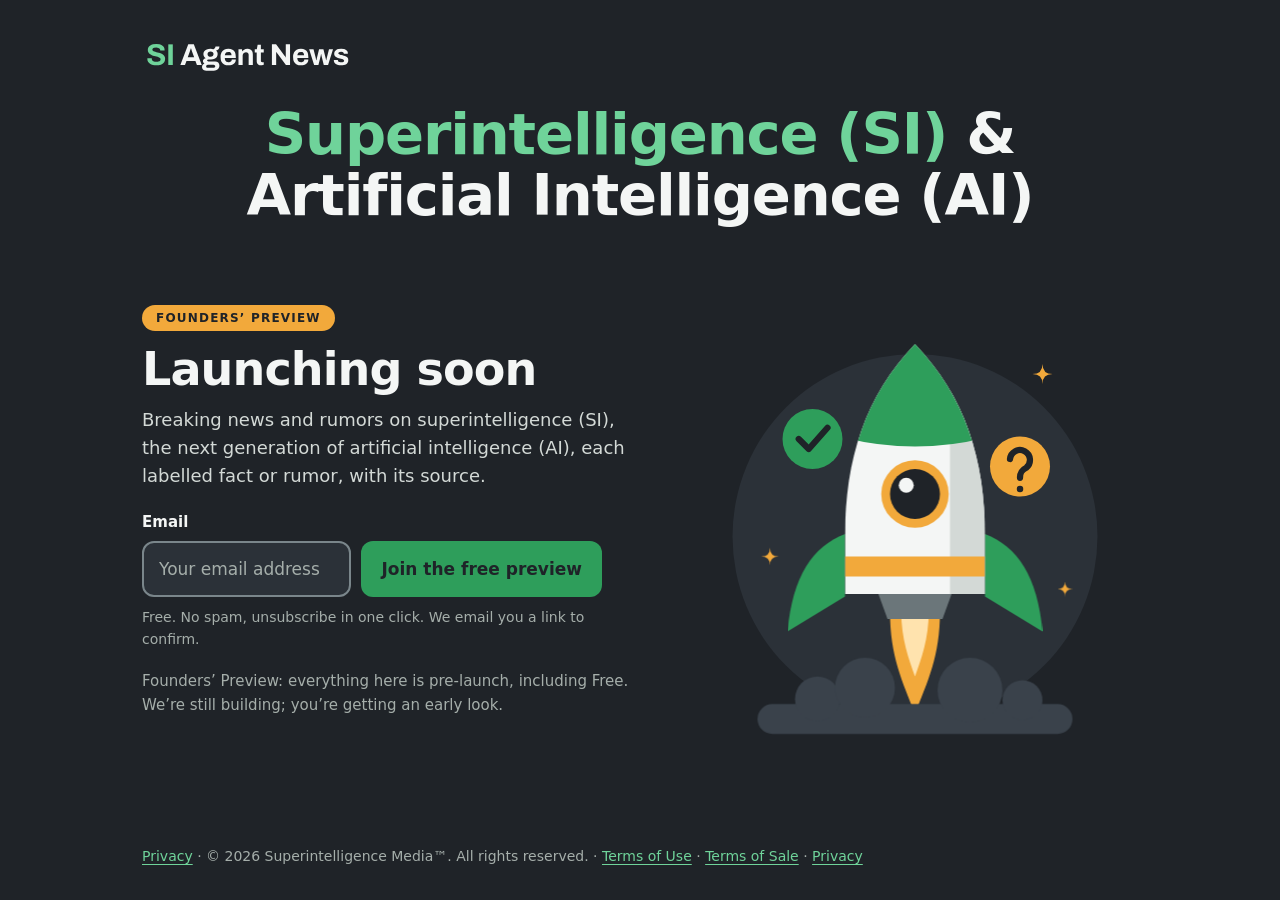
<file: launching-soon.html>
<!doctype html>
<html lang="en" data-site="siagentnews.com">
<head>
<meta charset="utf-8">
<meta name="robots" content="noai, noimageai">
<meta http-equiv="Content-Security-Policy" content="default-src 'none'; script-src 'self'; style-src 'self'; img-src 'self' data:; connect-src https://acp9reat3l.execute-api.us-east-1.amazonaws.com; form-action 'self'; base-uri 'none'; object-src 'none'; upgrade-insecure-requests; require-trusted-types-for 'script'; trusted-types 'none'">
<meta name="viewport" content="width=device-width, initial-scale=1">
<title>SI Agent News | Superintelligence (SI) &amp; Artificial Intelligence (AI): rumor vs fact, launching soon</title>
<meta name="description" content="SI Agent News is launching soon: breaking news and rumors on superintelligence (SI), the next generation of artificial intelligence (AI), each labelled fact or rumor. Join the free preview.">
<meta name="robots" content="index,follow">
<link rel="canonical" href="https://siagentnews.com/">
<meta name="theme-color" content="#1F2328">
<link rel="icon" type="image/svg+xml" href="assets/favicon.svg">
<meta property="og:type" content="website">
<meta property="og:site_name" content="SI Agent News">
<meta property="og:title" content="SI Agent News | Superintelligence (SI) & Artificial Intelligence (AI): rumor vs fact, launching soon">
<meta property="og:description" content="SI Agent News is launching soon: breaking news and rumors on superintelligence (SI), the next generation of artificial intelligence (AI), each labelled fact or rumor. Join the free preview.">
<meta property="og:url" content="https://siagentnews.com/">
<meta property="og:image" content="https://siagentnews.com/assets/og.png">
<meta property="og:image:width" content="1200">
<meta property="og:image:height" content="630">
<meta property="og:image:alt" content="SI Agent News: a flat rocket about to launch. Launching soon.">
<meta name="twitter:card" content="summary_large_image">
<meta name="twitter:title" content="SI Agent News | Superintelligence (SI) & Artificial Intelligence (AI): rumor vs fact, launching soon">
<meta name="twitter:description" content="SI Agent News is launching soon: breaking news and rumors on superintelligence (SI), the next generation of artificial intelligence (AI), each labelled fact or rumor. Join the free preview.">
<meta name="twitter:image" content="https://siagentnews.com/assets/og.png">
<link rel="stylesheet" href="assets/style.css">
</head>
<body>
<a class="skip" href="#main">Skip to the sign-up</a>
<div class="wrap">
  <header>
    <a class="brand" href="/" aria-label="SI Agent News, home"><img class="logo" id="logo" src="assets/logo.svg" width="182" height="38" alt="SI Agent News"></a>
  </header>
  <p class="terms"><span class="t-si">Superintelligence (SI)</span> <span class="t-amp">&amp;</span> <span class="t-ai">Artificial Intelligence (AI)</span></p>
  <main id="main">
    <div class="stage">
<svg class="rocket" viewBox="0 0 320 360" aria-hidden="true" focusable="false">
  <defs><clipPath id="rk-body"><path d="M160 36 C200 78 216 128 216 190 L216 236 L104 236 L104 190 C104 128 120 78 160 36 Z"/></clipPath></defs>
  <circle class="c-stage" cx="160" cy="190" r="146"/>
  <g class="motif"><circle class="fill-m1" cx="78" cy="112" r="24"/><path class="stroke badge-ink" d="M67 112 L75 120 L90 103"/><circle class="fill-m2" cx="244" cy="134" r="24"/><path class="stroke badge-ink" d="M236 128 A8 8 0 1 1 249 135 C245 137 244 139 244 143"/><circle class="fill-badge-ink" cx="244" cy="152" r="2.6"/></g>
  <g class="sparks"><path class="sp" d="M262 52 Q262 60 270 60 Q262 60 262 68 Q262 60 254 60 Q262 60 262 52 Z"/><path class="sp" d="M44 199 Q44 206 51 206 Q44 206 44 213 Q44 206 37 206 Q44 206 44 199 Z"/><path class="sp" d="M280 226 Q280 232 286 232 Q280 232 280 238 Q280 232 274 232 Q280 232 280 226 Z"/></g>
  <g class="rocket-g">
    <g class="flame"><path class="c-flame1" d="M140 250 C140 286 150 306 160 332 C170 306 180 286 180 250 Z"/><path class="c-flame2" d="M149 250 C149 272 155 288 160 302 C165 288 171 272 171 250 Z"/></g>
    <path class="c-fin" d="M104 188 C78 198 62 222 58 266 L104 238 Z"/>
    <path class="c-fin" d="M216 188 C242 198 258 222 262 266 L216 238 Z"/>
    <path class="c-nozzle" d="M130 234 L190 234 L182 256 L138 256 Z"/>
    <g clip-path="url(#rk-body)">
      <rect class="c-body" x="100" y="30" width="120" height="212"/>
      <rect class="c-shade" x="188" y="30" width="34" height="212"/>
      <path class="c-nose" d="M100 30 H220 V110 Q160 126 100 110 Z"/>
      <rect class="c-band" x="100" y="206" width="120" height="16"/>
    </g>
    <circle class="c-ring" cx="160" cy="156" r="27"/>
    <circle class="c-glass" cx="160" cy="156" r="20"/>
    <circle class="c-glint" cx="153" cy="149" r="6"/>
  </g>
  <g class="puffs"><circle class="c-cloud puff p1" cx="148" cy="270" r="8"/><circle class="c-cloud puff p2" cx="172" cy="272" r="7"/><circle class="c-cloud puff p3" cx="160" cy="280" r="9"/></g>
  <g class="clouds c-cloud"><rect x="34" y="324" width="252" height="24" rx="12"/><circle cx="82" cy="320" r="18"/><circle cx="120" cy="311" r="24"/><circle cx="204" cy="313" r="26"/><circle cx="246" cy="321" r="16"/></g>
</svg>
    </div>
    <div class="copy">
      <p class="pill">Founders&rsquo; Preview</p>
      <h1><span class="sr">SI Agent News: </span>Launching soon</h1>
      <p class="lead">Breaking news and rumors on superintelligence (SI), the next generation of artificial intelligence (AI), each labelled fact or rumor, with its source.</p>
      <form class="join" id="join" novalidate>
        <label class="lbl" for="email">Email</label>
        <div class="row">
          <input id="email" name="email" type="email" inputmode="email" autocomplete="email" autocapitalize="off" spellcheck="false" placeholder="Your email address" required aria-describedby="fine err">
          <button class="btn" type="submit">Join the free preview</button>
        </div>
        <div class="hp" aria-hidden="true"><label for="hp1">Website (leave this empty)</label><input id="hp1" name="website" type="text" tabindex="-1" autocomplete="off"></div>
        <p class="fine" id="fine">Free. No spam, unsubscribe in one click. We email you a link to confirm.</p>
        <p class="err js-err" id="err" role="alert"></p>
        <noscript><p class="fine">Sign-up needs JavaScript switched on.</p></noscript>
      </form>
      <div class="done" id="done" role="status" tabindex="-1" hidden>
        <h2>You&rsquo;re in.</h2>
        <p>Check your inbox: we sent a link to confirm <b id="done-email"></b>. Tap it to join the free preview.</p>
      </div>
      <p class="note">Founders&rsquo; Preview: everything here is pre-launch, including Free. We&rsquo;re still building; you&rsquo;re getting an early look.</p>
    </div>
  </main>
  <footer><a href="https://siagentsignal.com/privacy.html" rel="noopener">Privacy</a> &middot; © 2026 Superintelligence Media™. All rights reserved. &middot; <a href="https://siagentsignal.com/terms.html" target="_blank" rel="noopener">Terms of Use</a> &middot; <a href="https://siagentsignal.com/terms-of-sale.html" target="_blank" rel="noopener">Terms of Sale</a> &middot; <a href="https://siagentsignal.com/privacy.html" target="_blank" rel="noopener">Privacy</a></footer>
</div>
<script src="assets/app.js"></script>
</body>
</html>
</file>
<file: assets/app.css>
/* SI Agent News: charcoal newsroom, verdict green, rumor amber. Flat colours, no gradients. */
:root{
  --ink:#1F2328;--ink2:#3A4048;--muted:#5B636D;--paper:#F6F5F1;--card:#fff;--line:#D9D7D0;--line2:#E8E6DF;
  --green:#2E9E5B;--green-d:#17623A;--green-t:#E3F3EA;
  --amber:#F2A93B;--amber-d:#6B4300;--amber-t:#FDF0D9;
  --focus:#0B57D0;--r:12px;
  --serif:"Source Serif 4",Georgia,"Times New Roman",serif;--sans:"IBM Plex Sans",system-ui,-apple-system,"Segoe UI",Roboto,sans-serif;
}
*,*::before,*::after{box-sizing:border-box}
html{scroll-behavior:smooth;scroll-padding-top:72px;-webkit-text-size-adjust:100%}
@media (prefers-reduced-motion:reduce){html{scroll-behavior:auto}*{transition:none!important;animation:none!important}}
body{margin:0;background:var(--paper);color:var(--ink);font:400 17px/1.55 var(--sans)}
img{max-width:100%;height:auto}
a{color:var(--ink);text-underline-offset:3px}
a:hover{color:var(--green-d)}
:focus-visible{outline:3px solid var(--focus);outline-offset:2px;border-radius:4px}
.sr{position:absolute;width:1px;height:1px;overflow:hidden;clip:rect(0 0 0 0);white-space:nowrap}
.skip{position:absolute;left:8px;top:-60px;background:var(--ink);color:#fff;padding:10px 14px;border-radius:8px;z-index:100}
.skip:focus{top:8px}
.wrap{max-width:1120px;margin:0 auto;padding:0 18px}
.tnum{font-variant-numeric:tabular-nums}
.small{font-size:14px;color:var(--muted)}
h1,h2,h3{font-family:var(--serif);line-height:1.15;margin:0;letter-spacing:-.01em}
h1{font-size:clamp(34px,6.4vw,58px);font-weight:800}
h1 em{font-style:normal;color:var(--green-d)}
h2{font-size:clamp(26px,4.2vw,38px);font-weight:700}
h3{font-size:20px;font-weight:700}
abbr[title]{text-decoration:none;cursor:help}
.si{box-shadow:inset 0 -.38em 0 #CDEBD9;padding:0 .08em}

/* header */
.top{position:sticky;top:0;z-index:50;background:var(--ink);color:#fff}
.top .wrap{display:flex;align-items:center;gap:16px;min-height:60px}
.brand{display:flex;align-items:center;gap:10px;color:#fff;text-decoration:none}
.brand:hover{color:#fff}
.mark{width:34px;height:29px;background:#fff;-webkit-mask:url(../img/mark-a.png) center/contain no-repeat;mask:url(../img/mark-a.png) center/contain no-repeat;flex:none}
.brand-t{white-space:nowrap;display:flex;flex-direction:column;line-height:1.1}
.brand-t b{font:800 20px/1.1 var(--serif);letter-spacing:-.01em}
.tagline{font-size:12px;font-weight:600;color:#C9CED4}
.top .si{box-shadow:inset 0 -.38em 0 #2F5B43}
.nav{display:none;margin-left:auto;gap:18px}
.nav a{color:#E6E9ED;text-decoration:none;font-size:15px;font-weight:500;padding:8px 2px}
.nav a:hover{color:#fff;text-decoration:underline}
.btn-ghost{margin-left:auto;color:#fff;border:1.5px solid #6B737D;border-radius:999px;padding:8px 14px;text-decoration:none;font-size:14px;font-weight:600;white-space:nowrap}
.btn-ghost:hover{background:#2B3036;color:#fff}
@media(min-width:980px){.nav{display:flex}.btn-ghost{margin-left:0}}
@media(max-width:420px){.btn-ghost{font-size:13px;padding:7px 10px}.brand-t b{font-size:18px}}

/* buttons */
.btn{display:inline-flex;align-items:center;justify-content:center;min-height:48px;padding:0 20px;border:0;border-radius:10px;background:var(--ink);color:#fff;font:700 16px/1.2 var(--sans);cursor:pointer;text-decoration:none;text-align:center}
.btn:hover{background:#000;color:#fff}
.btn:disabled{opacity:.6;cursor:progress}
.btn.sm{min-height:44px;font-size:15px}
.btn.ghost{background:transparent;color:var(--ink);border:2px solid var(--ink)}
.btn.ghost:hover{background:var(--ink);color:#fff}
.linkbtn,.notnow{background:none;border:0;padding:8px 0;font:600 15px var(--sans);color:var(--ink2);text-decoration:underline;text-underline-offset:3px;cursor:pointer;min-height:44px}

/* hero */
/* The two names, big and bold, first thing after the logo: anyone can read them out loud. Largest text after the logo, so the hero headline below is sized down to sit under it. */
.terms{margin:18px auto 2px;max-width:24ch;text-align:center;font:800 clamp(1.75rem,7.6vw,3.6rem)/1.06 var(--serif);letter-spacing:-.02em;text-wrap:balance;color:var(--ink)}
.terms .t-si{color:var(--green-d)}
@media (min-width:900px){.terms{max-width:none;margin-top:26px}}
.hero h1{font-size:clamp(1.5rem,6.6vw,3rem)}
.hero{padding:34px 0 40px;background:var(--paper)}
.hero .wrap{display:grid;gap:30px}
@media(min-width:900px){.hero .wrap{grid-template-columns:1.35fr 1fr;gap:48px;align-items:start}}
.eyebrow{display:inline-block;font-size:12.5px;font-weight:700;letter-spacing:.09em;text-transform:uppercase;color:var(--ink2);border-top:3px solid var(--amber);padding-top:6px;margin-bottom:14px}
.lead{font-size:19px;color:var(--ink2);margin:16px 0 20px;max-width:34em}
.signup{max-width:600px}
.f-lab{display:block;font-weight:600;font-size:14px;margin-bottom:6px}
.join-row{display:flex;flex-direction:column;gap:10px}
@media(min-width:560px){.join-row{flex-direction:row}.join-row input{flex:1}}
input[type=email],input[type=text],select{width:100%;min-height:48px;border:1.5px solid #8A9099;border-radius:10px;padding:0 14px;font:400 17px var(--sans);background:#fff;color:var(--ink)}
input[aria-invalid=true]{border-color:#B3261E}
.hp{position:absolute;left:-9999px;width:1px;height:1px;overflow:hidden}
.fine{font-size:14px;color:var(--muted);margin:8px 0 0}
.fine.lg{margin-top:16px}
.err{color:#B3261E;font-weight:600;font-size:14.5px;margin:6px 0 0;min-height:0}
.err:empty{display:none}
.si-note{font-size:14.5px;color:var(--ink2);margin:22px 0 0;max-width:36em;border-left:3px solid var(--line);padding-left:12px}
.si-note .src{display:block;margin-top:4px}
.proof{list-style:none;padding:0;margin:22px 0 0;display:grid;grid-template-columns:repeat(3,1fr);gap:10px}
.proof li{border-top:2px solid var(--ink);padding-top:8px}
.proof b{display:block;font:800 20px/1.1 var(--serif)}
.proof span{font-size:13px;color:var(--muted)}
@media(max-width:480px){.proof{grid-template-columns:1fr}}

/* verdict stamps: flat graphics, never characters */
.stamp{display:inline-flex;align-items:center;gap:6px;padding:5px 10px 5px 8px;border-radius:6px;border:2px solid;font-size:13px;letter-spacing:.06em;text-transform:uppercase;line-height:1;white-space:nowrap}
.stamp b{font-weight:800}
.stamp small{font-size:12px;font-weight:600;letter-spacing:.02em;text-transform:none}
.stamp svg{width:18px;height:18px;fill:none;stroke:currentColor;stroke-width:1.8;stroke-linecap:round;stroke-linejoin:round;flex:none}
.stamp svg circle[r=".6"]{fill:currentColor}
.s-conf{background:var(--green-t);border-color:var(--green);color:var(--green-d)}
.s-rep{background:var(--amber-t);border-color:var(--amber);color:var(--amber-d);border-style:double;border-width:4px;padding:3px 8px 3px 6px}
.s-open{background:transparent;border-color:var(--ink);border-style:dashed;color:var(--ink)}
.legend{background:var(--card);border:1.5px solid var(--line);border-radius:var(--r);padding:20px}
.legend h2{font-size:22px;margin-bottom:12px}
.legend ul{list-style:none;padding:0;margin:0;display:grid;gap:14px}
.legend li p{margin:6px 0 0;font-size:15px;color:var(--ink2)}

/* sections */
.sec{padding:52px 0}
.sec.alt{background:#EFEDE6;border-block:1px solid var(--line2)}
.sec-h{margin-bottom:22px;max-width:44em}
.sec-h p{color:var(--ink2);margin:10px 0 0}
.sec-k{display:inline-block;font-size:12.5px;font-weight:700;letter-spacing:.09em;text-transform:uppercase;color:var(--muted);margin-bottom:8px}

/* case file */
.case .file{background:var(--card);border:1.5px solid var(--ink);border-radius:4px;padding:20px;max-width:860px;position:relative}
.case .file::before{content:"";position:absolute;inset:6px;border:1px solid var(--line);pointer-events:none}
.file-stamp{margin-bottom:12px}
.facts{margin:0;display:grid}
.facts div{display:grid;gap:2px;padding:12px 0;border-top:1px solid var(--line2)}
@media(min-width:700px){.facts div{grid-template-columns:190px 1fr;gap:16px}}
.facts dt{font-size:13px;font-weight:700;letter-spacing:.05em;text-transform:uppercase;color:var(--muted)}
.facts dd{margin:0}
.dots{display:inline-flex;gap:3px;vertical-align:middle;margin-right:6px}
.dots i{width:10px;height:10px;border-radius:50%;background:var(--amber);border:1.5px solid var(--amber-d)}
.file-act{display:flex;flex-wrap:wrap;gap:10px 16px;align-items:center;margin:14px 0 0}
.src{font-size:14px;color:var(--muted);margin:10px 0 0}
.src a{color:var(--ink2)}

/* sliders */
.snap{display:flex;gap:14px;overflow-x:auto;scroll-snap-type:x mandatory;-webkit-overflow-scrolling:touch;padding:4px 18px 10px;margin-inline:-18px;scroll-padding-inline:18px;scrollbar-width:thin}
.snap>*{scroll-snap-align:start;flex:0 0 min(86%,360px)}
.snap{position:relative;min-width:0;max-width:calc(100% + 36px)}
.callbox>*,.hero .wrap>*,.two>*{min-width:0}
.snap:focus-visible{outline-offset:-3px}
.tabs{display:flex;gap:8px;flex-wrap:wrap;margin-bottom:14px}
.tab{min-height:44px;padding:0 16px;border:1.5px solid var(--ink);border-radius:999px;background:transparent;font:600 15px var(--sans);cursor:pointer;color:var(--ink)}
.tab[aria-pressed=true]{background:var(--ink);color:#fff}
.ctrl{display:flex;align-items:center;justify-content:center;gap:16px;margin:8px 0 4px}
.ctrl button{min-height:44px;min-width:76px;border:1.5px solid var(--ink);border-radius:10px;background:#fff;font:600 15px var(--sans);cursor:pointer}
.ctrl button:disabled{opacity:.4;cursor:default}
.count{font-size:14px;color:var(--muted);min-width:56px;text-align:center}
.story,.callc{background:var(--card);border:1.5px solid var(--line);border-radius:var(--r);padding:16px;display:flex;flex-direction:column;gap:10px}
.story-top{display:flex;flex-wrap:wrap;gap:6px 10px;align-items:center;justify-content:space-between}
.meta{font-size:13px;color:var(--muted)}
.story h3,.callc h3{font-size:19px}
.what{margin:0;font-size:15px;color:var(--ink2)}
.story .src{margin-top:auto}

/* call it */
.callbox{display:grid;gap:18px}
@media(min-width:900px){.callbox{grid-template-columns:1fr 300px;align-items:start}.callbox .score{grid-column:2;grid-row:1 / span 2}}
.pick{border:0;padding:0;margin:0;display:flex;flex-wrap:wrap;gap:8px}
.pick legend{font-size:14px;font-weight:600;padding:0;margin-bottom:6px;color:var(--ink2)}
.opt{position:relative}
.opt input{position:absolute;opacity:0;inset:0;margin:0;cursor:pointer}
.opt span{display:inline-flex;align-items:center;gap:4px;min-height:44px;padding:0 16px;border:1.5px solid #8A9099;border-radius:10px;background:#fff;font-weight:600;font-size:15px}
.opt span i{font-style:normal;font-size:12px;color:var(--muted)}
.opt input:checked+span{background:var(--ink);color:#fff;border-color:var(--ink)}
.opt input:checked+span i{color:#C9CED4}
.opt input:focus-visible+span{outline:3px solid var(--focus);outline-offset:2px}
.saved{margin:0;font-size:14px;color:var(--green-d);font-weight:600;min-height:1.4em}
.score{background:var(--card);border:1.5px solid var(--ink);border-radius:var(--r);padding:18px}
.pts{display:flex;align-items:baseline;gap:12px;margin:10px 0}
.pts b{font:800 44px/1 var(--serif)}
.pts span{font-size:14px;color:var(--ink2)}
.rules{padding-left:18px;margin:8px 0;font-size:14.5px;color:var(--ink2)}

/* corrections */
.log{background:var(--card);border:1.5px solid var(--ink);border-radius:var(--r);overflow:hidden;font-size:15px}
.log-h,.log-empty{display:grid;grid-template-columns:1fr;gap:2px;padding:12px 16px}
.log-h{display:none;background:var(--ink);color:#fff;font-weight:700;font-size:13px;letter-spacing:.05em;text-transform:uppercase}
@media(min-width:760px){.log-h,.log-empty{grid-template-columns:110px 150px 1fr 1fr;gap:16px}.log-h{display:grid}}
.pledge{list-style:none;padding:0;margin:20px 0 0;display:grid;gap:10px;max-width:760px}
.pledge li{padding-left:14px;border-left:3px solid var(--green)}

/* plans */
.tier-row>*{flex:0 0 min(86%,310px)}
@media(min-width:1000px){.tier-row{overflow:visible;margin-inline:0;padding-inline:0;display:grid;grid-template-columns:repeat(4,1fr)}.tier-row>*{flex:initial}}
.tier{background:var(--card);border:1.5px solid var(--line);border-radius:var(--r);padding:18px;display:flex;flex-direction:column;gap:10px}
.tier.feat{border:2px solid var(--ink)}
.price{margin:0;display:flex;flex-direction:column}
.price b{font:800 28px/1.1 var(--serif)}
.price span{font-size:13px;color:var(--muted)}
.was{margin:0;font-size:14px;color:var(--green-d);font-weight:600}
.tier ul{padding-left:18px;margin:0;font-size:15px;color:var(--ink2);display:grid;gap:6px;flex:1}
.perk{margin:0;font-size:13.5px;color:var(--muted)}
.perk b{color:var(--ink2)}

/* mascot sections */
.two{display:grid;gap:24px;align-items:center}
@media(min-width:800px){.two{grid-template-columns:260px 1fr}.two.rev{grid-template-columns:1fr 260px}}
.mascot{width:min(260px,70%);justify-self:center}
.two p{max-width:38em}

/* sign-up flow */
.flow{background:var(--card);border:1.5px solid var(--ink);border-radius:var(--r);padding:18px;margin-top:6px}
.flow h3{margin:10px 0 4px}
.flow .s{margin:0 0 12px;color:var(--ink2);font-size:15px}
.ok-line{background:var(--green-t);border-left:4px solid var(--green);padding:10px 12px;margin:0;font-size:15px}
.f-grid{display:grid;gap:12px}
@media(min-width:560px){.f-grid{grid-template-columns:1fr 1fr}.f-full{grid-column:1/-1}}
.flow label{font-size:14px;font-weight:600;display:block;margin-bottom:4px}
.seg-pick{border:0;padding:0;margin:0;display:flex;gap:8px;flex-wrap:wrap}
.f-l{font-size:14px;font-weight:600;padding:0;margin-bottom:4px}
.chk{position:relative;margin:0!important}
.chk input{position:absolute;opacity:0;inset:0;margin:0;cursor:pointer}
.chk span{display:inline-flex;align-items:center;min-height:44px;padding:0 14px;border:1.5px solid #8A9099;border-radius:10px;background:#fff;font-weight:600;font-size:15px}
.chk input:checked+span{background:var(--ink);color:#fff;border-color:var(--ink)}
.chk input:focus-visible+span{outline:3px solid var(--focus);outline-offset:2px}
.f-actions{display:flex;flex-wrap:wrap;gap:8px 16px;align-items:center;margin-top:14px}
.gift-row{margin-top:10px}
.gift-row>*{flex:0 0 158px}
.gcard{position:relative;display:flex;margin:0!important}
.gcard input{position:absolute;opacity:0;inset:0;margin:0;cursor:pointer}
.gcard .gc{display:flex;flex-direction:column;gap:6px;width:100%;background:#fff;border:1.5px solid var(--line);border-radius:12px;padding:12px;cursor:pointer;min-height:190px}
.gcard input:checked+.gc{border-color:var(--ink);box-shadow:inset 0 0 0 1.5px var(--ink)}
.gcard input:focus-visible+.gc{outline:3px solid var(--focus);outline-offset:2px}
.gcard .art svg{width:34px;height:34px;fill:none;stroke:var(--ink);stroke-width:1.6;stroke-linecap:round;stroke-linejoin:round}
.gcard b{font-size:15px;line-height:1.25}
.gcard .d{font-size:13px;color:var(--muted)}
.when{align-self:flex-start;font-size:11.5px;font-weight:700;letter-spacing:.05em;text-transform:uppercase;padding:2px 8px;border-radius:999px;background:var(--green-t);color:var(--green-d)}
.gift-out{font-size:15px;color:var(--ink2);margin-top:10px;min-height:1.5em}
.unlocks{font-size:13.5px;color:var(--muted);margin:10px 0 0}

/* checkout dialog */
dialog{border:0;padding:0;border-radius:16px;max-width:min(520px,calc(100vw - 24px));width:100%;background:var(--card);color:var(--ink)}
dialog::backdrop{background:rgba(31,35,40,.6)}
.dlg{padding:22px}
.dlg ol{list-style:none;padding:0;margin:14px 0;display:grid;gap:12px}
.dlg li{display:grid;grid-template-columns:28px 1fr;gap:10px}
.dlg li>i{font-style:normal;font-weight:800;width:26px;height:26px;border-radius:50%;background:var(--ink);color:#fff;display:grid;place-items:center;font-size:13px}
.lbl{font-size:12.5px;font-weight:700;letter-spacing:.05em;text-transform:uppercase;color:var(--muted)}
.val ul{padding-left:18px;margin:4px 0 0}
.pay p{font-size:14px;color:var(--ink2);margin:10px 0 0}
.pay .btn{width:100%}
#coInsider{background:var(--amber-t);border-left:4px solid var(--amber);padding:8px 10px}
.status{font-size:14px;font-weight:600;color:var(--green-d);min-height:1.3em}
.x{display:flex;flex-wrap:wrap;gap:8px 16px;align-items:center;justify-content:space-between;margin-top:6px}

/* footer, 404 */
.foot{background:var(--ink);color:#C9CED4;padding:34px 0}
.foot .wrap{display:grid;gap:14px}
.foot .small{color:#C9CED4;max-width:60em}
.foot a{color:#fff}
.nf{padding:70px 0 90px}
@media(min-width:900px){.callbox>.snap{margin-inline:0;padding-inline:0;max-width:100%}}

/* si-guide: the free Superintelligence (SI) Guide card (shared snippet, _gen/si_guide.py) */
.sg{padding:4px 0 28px}.sg-card{display:flex;flex-wrap:wrap;align-items:center;justify-content:space-between;gap:14px 22px;box-sizing:border-box;width:min(100% - 32px,52rem);margin:0 auto;padding:18px 22px;background:var(--card);border:1px solid var(--line);border-radius:var(--r);text-align:left}.sg-txt{flex:1 1 17rem;min-width:0}.sg-card h2{margin:0 0 4px;font:700 1.25rem/1.25 var(--serif);letter-spacing:0;text-transform:none;max-width:none;color:var(--ink)}.sg-card p{margin:0;font-size:1rem;line-height:1.5;color:var(--ink2)}.sg-card p b{color:var(--ink)}.sg .btn.sg-btn{display:inline-flex;align-items:center;justify-content:center;flex:none;width:auto;text-decoration:none;text-align:center;white-space:normal}.sg .btn.sg-btn,.sg .btn.sg-btn:hover{color:#fff}@media (max-width:520px){.sg-card{padding:16px}.sg .btn.sg-btn{width:100%}}
</file>
<file: assets/style.css>
/* SI Agent News: launching soon. Palette tokens are the only per-site part (:root); everything else is the shared holding-page layout. */
:root{--bg:#1F2328;--stage:#2B3138;--ink:#F4F6F5;--ink2:#D3D9D6;--muted:#A5AEAA;--line:#7A868B;--field:#2B3138;--btn:#2E9E5B;--btnink:#1F2328;--btnhover:#3DB36B;--link:#6FD39A;--pillbg:#F2A93B;--pillink:#1F2328;--focus:#F2A93B;--err:#FF9C8A;--okbg:#2B3138;--cloud:#3A424B;--body:#F4F6F5;--shade:#D3D9D6;--nose:#2E9E5B;--band:#F2A93B;--fin:#2E9E5B;--ring:#F2A93B;--glass:#1F2328;--glint:#F4F6F5;--nozzle:#6B767A;--flame1:#F2A93B;--flame2:#FFE3AE;--m1:#2E9E5B;--m2:#F2A93B;--spark:#F2A93B;--accent:#6FD39A;--display:"Segoe UI Variable Text","Segoe UI",system-ui,-apple-system,"Helvetica Neue",Arial,sans-serif;--sans:"Segoe UI Variable Text","Segoe UI",system-ui,-apple-system,"Helvetica Neue",Arial,sans-serif;color-scheme:dark}
*{box-sizing:border-box}
html{-webkit-text-size-adjust:100%}
body{margin:0;background:var(--bg);color:var(--ink);font:400 1.0625rem/1.55 var(--sans);-webkit-font-smoothing:antialiased;text-rendering:optimizeLegibility}
[hidden]{display:none!important}
a{color:var(--link);text-underline-offset:3px}
a:hover{text-decoration-thickness:2px}
:focus-visible{outline:3px solid var(--focus);outline-offset:3px;border-radius:6px}
.skip{position:absolute;left:-9999px;top:8px;background:var(--btn);color:var(--btnink);padding:10px 14px;border-radius:8px;z-index:9;font-weight:700}
.skip:focus{left:12px}
.sr{position:absolute;width:1px;height:1px;overflow:hidden;clip:rect(0 0 0 0);white-space:nowrap}
.wrap{max-width:1040px;margin:0 auto;padding:20px 22px 32px;min-height:100vh;min-height:100svh;display:flex;flex-direction:column}
header{display:flex;justify-content:center;padding:6px 0 0}
.brand{display:inline-flex;border-radius:8px}
.logo{display:block;height:38px;width:auto;max-width:100%}
main{flex:1;display:grid;justify-items:center;align-content:center;gap:4px;text-align:center;padding:6px 0 8px}
.stage{width:min(76vw,330px);margin:0 auto}
.rocket{display:block;width:100%;height:auto;overflow:visible}
.copy{display:flex;flex-direction:column;align-items:center;width:100%}
.pill{display:inline-block;margin:6px 0 0;padding:7px 14px;border-radius:999px;background:var(--pillbg);color:var(--pillink);font:700 .75rem/1 var(--sans);letter-spacing:.1em;text-transform:uppercase}
h1{margin:.32em 0 .28em;font:800 clamp(2.5rem,10.5vw,3.75rem)/1.02 var(--display);letter-spacing:-.02em}
.lead{max-width:34rem;margin:0 0 22px;color:var(--ink2);font-size:1.125rem}
.join{width:100%;max-width:460px;text-align:left}
.join label.lbl{display:block;margin:0 0 6px;font-weight:700;font-size:.9375rem}
.row{display:flex;flex-direction:column;gap:10px}
input[type=email]{width:100%;min-width:0;font:inherit;color:var(--ink);background:var(--field);border:2px solid var(--line);border-radius:12px;padding:13px 15px;min-height:50px}
input[type=email]::placeholder{color:var(--muted);opacity:1}
input[aria-invalid=true]{border-color:var(--err)}
.btn{font:700 1.0625rem/1.2 var(--sans);min-height:50px;padding:13px 20px;border:0;border-radius:12px;background:var(--btn);color:var(--btnink);cursor:pointer;transition:background-color .15s ease}
.btn:hover{background:var(--btnhover)}
.btn:disabled{opacity:.65;cursor:progress}
.hp{position:absolute;left:-9999px;width:1px;height:1px;overflow:hidden}
.fine{margin:10px 0 0;font-size:.875rem;color:var(--muted)}
.err{margin:8px 0 0;min-height:1.4em;font-size:.9375rem;font-weight:600;color:var(--err)}
.err:empty{min-height:0;margin:0}
.done{width:100%;max-width:460px;text-align:left;background:var(--okbg);border:2px solid var(--line);border-radius:14px;padding:18px 20px}
.done h2{margin:0 0 6px;font:700 1.375rem/1.2 var(--display)}
.done p{margin:0;color:var(--ink2)}
.note{max-width:34rem;margin:20px 0 0;font-size:.9375rem;color:var(--muted)}
footer{padding-top:24px;text-align:center;font-size:.875rem;color:var(--muted)}
.ns{margin:10px 0 0;font-size:.9375rem;color:var(--ink2)}

/* rocket colours: flat solids, no gradients */
.c-stage{fill:var(--stage)}
.c-body{fill:var(--body)}.c-shade{fill:var(--shade)}.c-nose{fill:var(--nose)}.c-band{fill:var(--band)}.c-fin{fill:var(--fin)}
.c-ring{fill:var(--ring)}.c-glass{fill:var(--glass)}.c-glint{fill:var(--glint)}.c-nozzle{fill:var(--nozzle)}
.c-flame1{fill:var(--flame1)}.c-flame2{fill:var(--flame2)}.c-cloud,.c-cloud *{fill:var(--cloud)}
.sp{fill:var(--spark)}
.fill-m1{fill:var(--m1)}.fill-m2{fill:var(--m2)}.fill-badge-ink{fill:var(--glass)}
.stroke{fill:none;stroke-width:7;stroke-linecap:round;stroke-linejoin:round}
.stroke.m1{stroke:var(--m1)}.stroke.m2{stroke:var(--m2)}.stroke.badge-ink{stroke:var(--glass);stroke-width:5}

/* a gentle launch: lift-off once, then a slow hover; flame flickers, smoke puffs, sparkles twinkle */
.rocket-g{animation:liftoff 1.8s cubic-bezier(.2,.8,.2,1) both,hover 4.4s ease-in-out 1.8s infinite}
.flame{transform-box:fill-box;transform-origin:50% 0%;animation:flicker .6s ease-in-out infinite alternate}
.puff{transform-box:fill-box;transform-origin:center;animation:puff 2.8s ease-out infinite;opacity:0}
.p2{animation-delay:.9s}.p3{animation-delay:1.8s}
.sp{transform-box:fill-box;transform-origin:center;animation:twinkle 3.6s ease-in-out infinite}
.sparks .sp:nth-child(2){animation-delay:1.2s}.sparks .sp:nth-child(3){animation-delay:2.2s}
@keyframes liftoff{from{transform:translateY(46px)}to{transform:translateY(0)}}
@keyframes hover{0%,100%{transform:translateY(0)}50%{transform:translateY(-9px)}}
@keyframes flicker{from{transform:scaleY(.88) scaleX(.96)}to{transform:scaleY(1.08) scaleX(1.02)}}
@keyframes puff{0%{opacity:.9;transform:translateY(0) scale(.6)}100%{opacity:0;transform:translateY(26px) scale(1.5)}}
@keyframes twinkle{0%,100%{opacity:1;transform:scale(1)}50%{opacity:.35;transform:scale(.7)}}
@media (prefers-reduced-motion:reduce){*{animation:none!important;transition:none!important;scroll-behavior:auto!important}.puff{opacity:0}}

@media (min-width:520px){.row{flex-direction:row}.btn{flex:none}}
@media (min-width:900px){
  .wrap{padding-top:28px}
  main{grid-template-columns:minmax(0,1.05fr) minmax(0,.95fr);column-gap:56px;text-align:left;justify-items:start;align-content:center}
  .copy{grid-column:1;grid-row:1;align-items:flex-start}
  .stage{grid-column:2;grid-row:1;width:min(100%,400px);justify-self:center}
  header{justify-content:flex-start}
  .logo{height:44px}
  h1{font-size:clamp(3rem,4.5vw,4.2rem)}
  footer{text-align:left}
}

.terms{margin:16px auto 2px;max-width:24ch;text-align:center;font:800 clamp(1.75rem,7.6vw,3.6rem)/1.06 var(--display);letter-spacing:-.02em;text-wrap:balance;color:var(--ink)}
.terms .t-si{color:var(--accent)}
.terms .t-pre{display:block;margin:0 0 .5rem;font:700 clamp(.95rem,2.8vw,1.2rem)/1.3 var(--sans);letter-spacing:.01em;color:var(--ink2)}
h1{font-size:clamp(2rem,8vw,3rem)}
@media (min-width:900px){.terms{max-width:none;margin-top:26px}h1{font-size:clamp(2.4rem,3.6vw,3rem)}}
</file>
